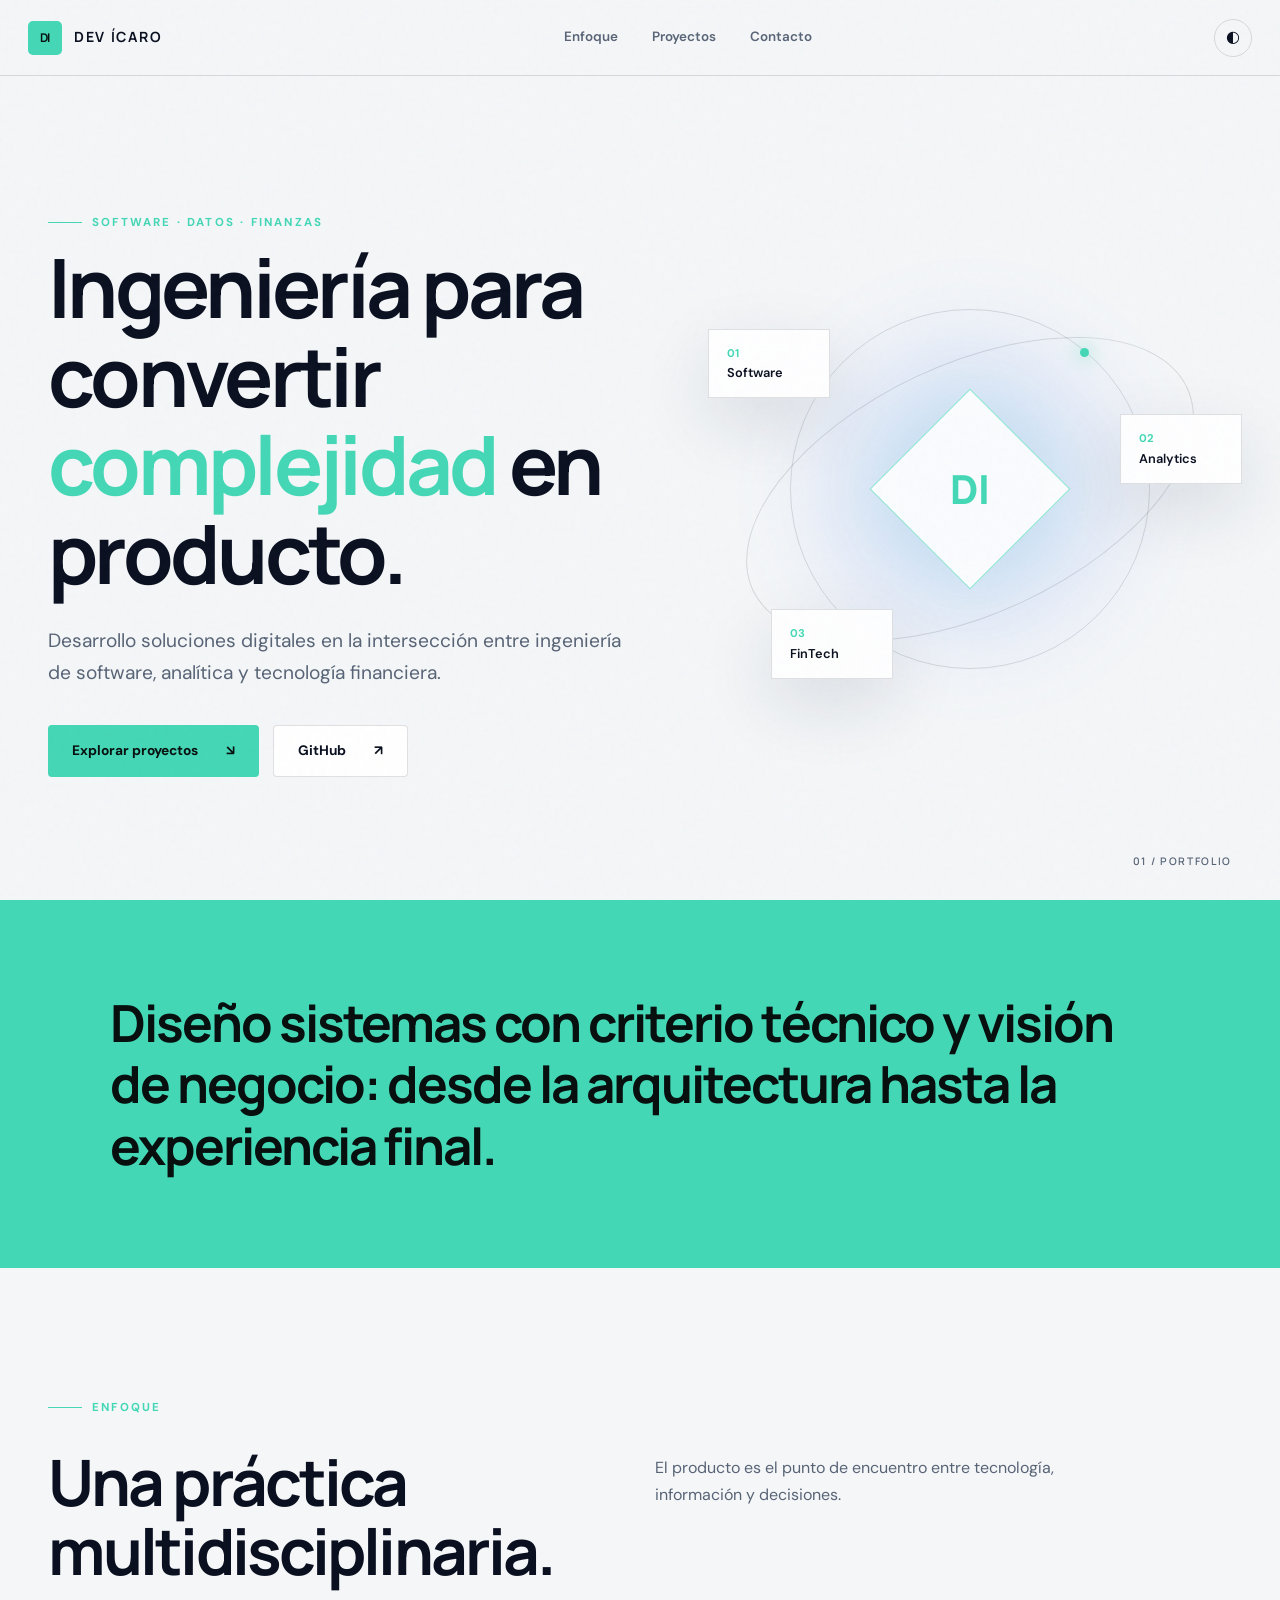
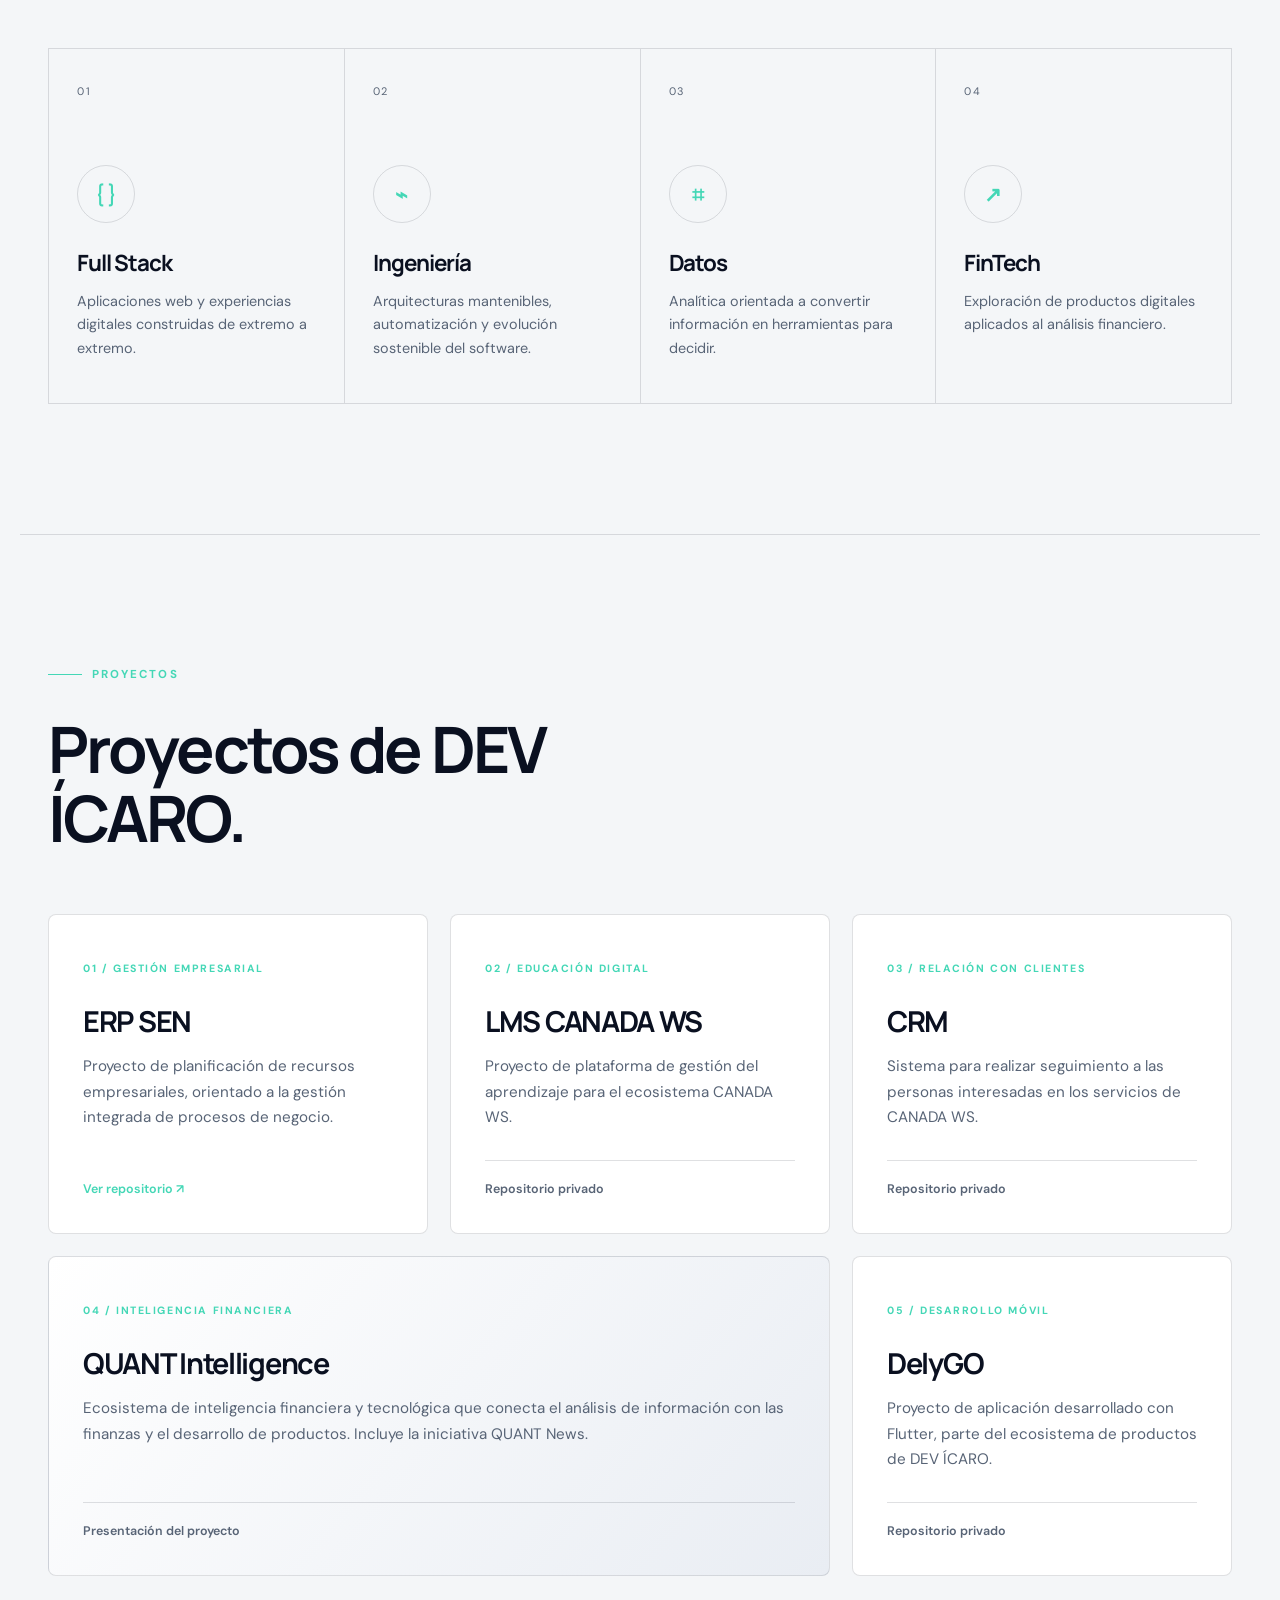
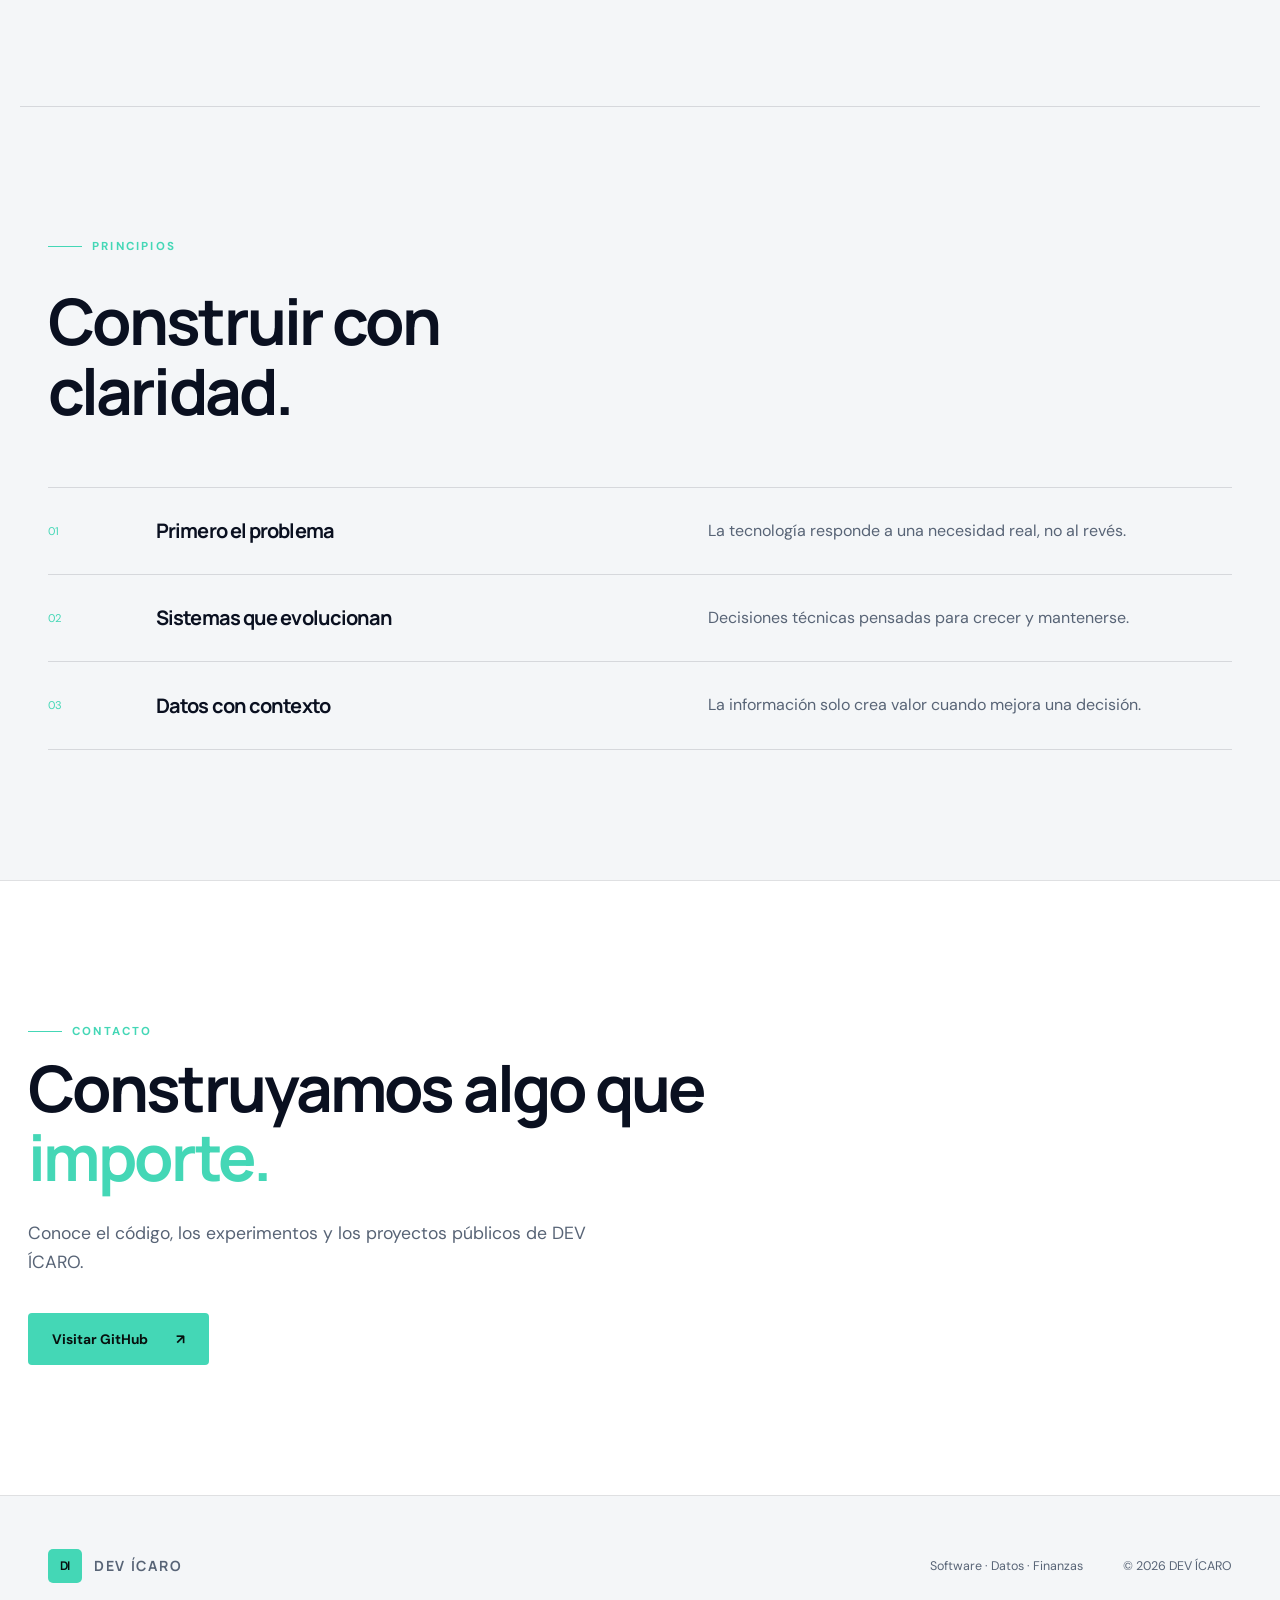
<file: index.html>
<!doctype html>
<html lang="es">
<head>
  <meta charset="utf-8">
  <meta name="viewport" content="width=device-width, initial-scale=1">
  <meta name="description" content="DEV ÍCARO: desarrollo Full Stack, ingeniería de software, analítica y tecnología financiera.">
  <meta name="theme-color" content="#070b14">
  <title>DEV ÍCARO — Software, datos y finanzas</title>
  <link rel="preconnect" href="https://fonts.googleapis.com">
  <link rel="preconnect" href="https://fonts.gstatic.com" crossorigin>
  <link href="https://fonts.googleapis.com/css2?family=DM+Sans:wght@400;500;600;700&family=Manrope:wght@500;600;700;800&display=swap" rel="stylesheet">
  <link rel="stylesheet" href="styles.css">
</head>
<body>
  <div class="noise" aria-hidden="true"></div>
  <header class="site-header">
    <a class="brand" href="#inicio" aria-label="DEV ÍCARO, inicio">
      <span class="brand-mark">DI</span>
      <span>DEV ÍCARO</span>
    </a>
    <nav aria-label="Navegación principal">
      <a href="#enfoque">Enfoque</a>
      <a href="#proyectos">Proyectos</a>
      <a href="#contacto">Contacto</a>
    </nav>
    <button class="theme-toggle" type="button" aria-label="Cambiar tema" title="Cambiar tema">
      <span aria-hidden="true">◐</span>
    </button>
  </header>

  <main>
    <section class="hero" id="inicio">
      <div class="hero-copy reveal">
        <p class="eyebrow"><span></span> Software · Datos · Finanzas</p>
        <h1>Ingeniería para convertir <em>complejidad</em> en producto.</h1>
        <p class="hero-lead">Desarrollo soluciones digitales en la intersección entre ingeniería de software, analítica y tecnología financiera.</p>
        <div class="hero-actions">
          <a class="button primary" href="#proyectos">Explorar proyectos <span>↘</span></a>
          <a class="button secondary" href="https://github.com/joseortiz1080" target="_blank" rel="noreferrer">GitHub <span>↗</span></a>
        </div>
      </div>
      <div class="hero-visual reveal" aria-label="Visualización abstracta de datos y sistemas">
        <div class="orbit orbit-one"></div>
        <div class="orbit orbit-two"></div>
        <div class="visual-core"><span>DI</span></div>
        <div class="data-card card-one"><b>01</b><span>Software</span></div>
        <div class="data-card card-two"><b>02</b><span>Analytics</span></div>
        <div class="data-card card-three"><b>03</b><span>FinTech</span></div>
      </div>
      <div class="hero-index">01 / PORTFOLIO</div>
    </section>

    <section class="statement reveal" aria-label="Propuesta de valor">
      <p>Diseño sistemas con criterio técnico y visión de negocio: desde la arquitectura hasta la experiencia final.</p>
    </section>

    <section class="focus section" id="enfoque">
      <div class="section-heading reveal">
        <p class="eyebrow"><span></span> Enfoque</p>
        <h2>Una práctica multidisciplinaria.</h2>
        <p>El producto es el punto de encuentro entre tecnología, información y decisiones.</p>
      </div>
      <div class="focus-grid">
        <article class="focus-card reveal">
          <span class="number">01</span>
          <div class="card-icon">{ }</div>
          <h3>Full Stack</h3>
          <p>Aplicaciones web y experiencias digitales construidas de extremo a extremo.</p>
        </article>
        <article class="focus-card reveal">
          <span class="number">02</span>
          <div class="card-icon">⌁</div>
          <h3>Ingeniería</h3>
          <p>Arquitecturas mantenibles, automatización y evolución sostenible del software.</p>
        </article>
        <article class="focus-card reveal">
          <span class="number">03</span>
          <div class="card-icon">⌗</div>
          <h3>Datos</h3>
          <p>Analítica orientada a convertir información en herramientas para decidir.</p>
        </article>
        <article class="focus-card reveal">
          <span class="number">04</span>
          <div class="card-icon">↗</div>
          <h3>FinTech</h3>
          <p>Exploración de productos digitales aplicados al análisis financiero.</p>
        </article>
      </div>
    </section>

    <section class="projects section" id="proyectos">
      <div class="section-heading reveal">
        <p class="eyebrow"><span></span> Proyectos</p>
        <h2>Proyectos de DEV ÍCARO.</h2>
      </div>
      <div class="product-grid">
        <article class="product-card"><p class="project-label">01 / Gestión empresarial</p><h3>ERP SEN</h3><p>Proyecto de planificación de recursos empresariales, orientado a la gestión integrada de procesos de negocio.</p><a href="https://github.com/joseortiz1080/erp_sen" target="_blank" rel="noreferrer">Ver repositorio ↗</a></article>
        <article class="product-card"><p class="project-label">02 / Educación digital</p><h3>LMS CANADA WS</h3><p>Proyecto de plataforma de gestión del aprendizaje para el ecosistema CANADA WS.</p><span class="product-status">Repositorio privado</span></article>
        <article class="product-card"><p class="project-label">03 / Relación con clientes</p><h3>CRM</h3><p>Sistema para realizar seguimiento a las personas interesadas en los servicios de CANADA WS.</p><span class="product-status">Repositorio privado</span></article>
        <article class="product-card product-quant"><p class="project-label">04 / Inteligencia financiera</p><h3>QUANT Intelligence</h3><p>Ecosistema de inteligencia financiera y tecnológica que conecta el análisis de información con las finanzas y el desarrollo de productos. Incluye la iniciativa QUANT News.</p><span class="product-status">Presentación del proyecto</span></article>
        <article class="product-card"><p class="project-label">05 / Desarrollo móvil</p><h3>DelyGO</h3><p>Proyecto de aplicación desarrollado con Flutter, parte del ecosistema de productos de DEV ÍCARO.</p><span class="product-status">Repositorio privado</span></article>
      </div>
    </section>

    <section class="principles section">
      <div class="section-heading reveal">
        <p class="eyebrow"><span></span> Principios</p>
        <h2>Construir con claridad.</h2>
      </div>
      <div class="principles-list">
        <div class="principle reveal"><span>01</span><h3>Primero el problema</h3><p>La tecnología responde a una necesidad real, no al revés.</p></div>
        <div class="principle reveal"><span>02</span><h3>Sistemas que evolucionan</h3><p>Decisiones técnicas pensadas para crecer y mantenerse.</p></div>
        <div class="principle reveal"><span>03</span><h3>Datos con contexto</h3><p>La información solo crea valor cuando mejora una decisión.</p></div>
      </div>
    </section>

    <section class="contact section reveal" id="contacto">
      <p class="eyebrow"><span></span> Contacto</p>
      <h2>Construyamos algo que <em>importe.</em></h2>
      <p>Conoce el código, los experimentos y los proyectos públicos de DEV ÍCARO.</p>
      <a class="button primary" href="https://github.com/joseortiz1080" target="_blank" rel="noreferrer">Visitar GitHub <span>↗</span></a>
    </section>
  </main>

  <footer>
    <a class="brand" href="#inicio"><span class="brand-mark">DI</span><span>DEV ÍCARO</span></a>
    <p>Software · Datos · Finanzas</p>
    <p>© <span id="year"></span> DEV ÍCARO</p>
  </footer>
  <script src="script.js"></script>
</body>
</html>
</file>
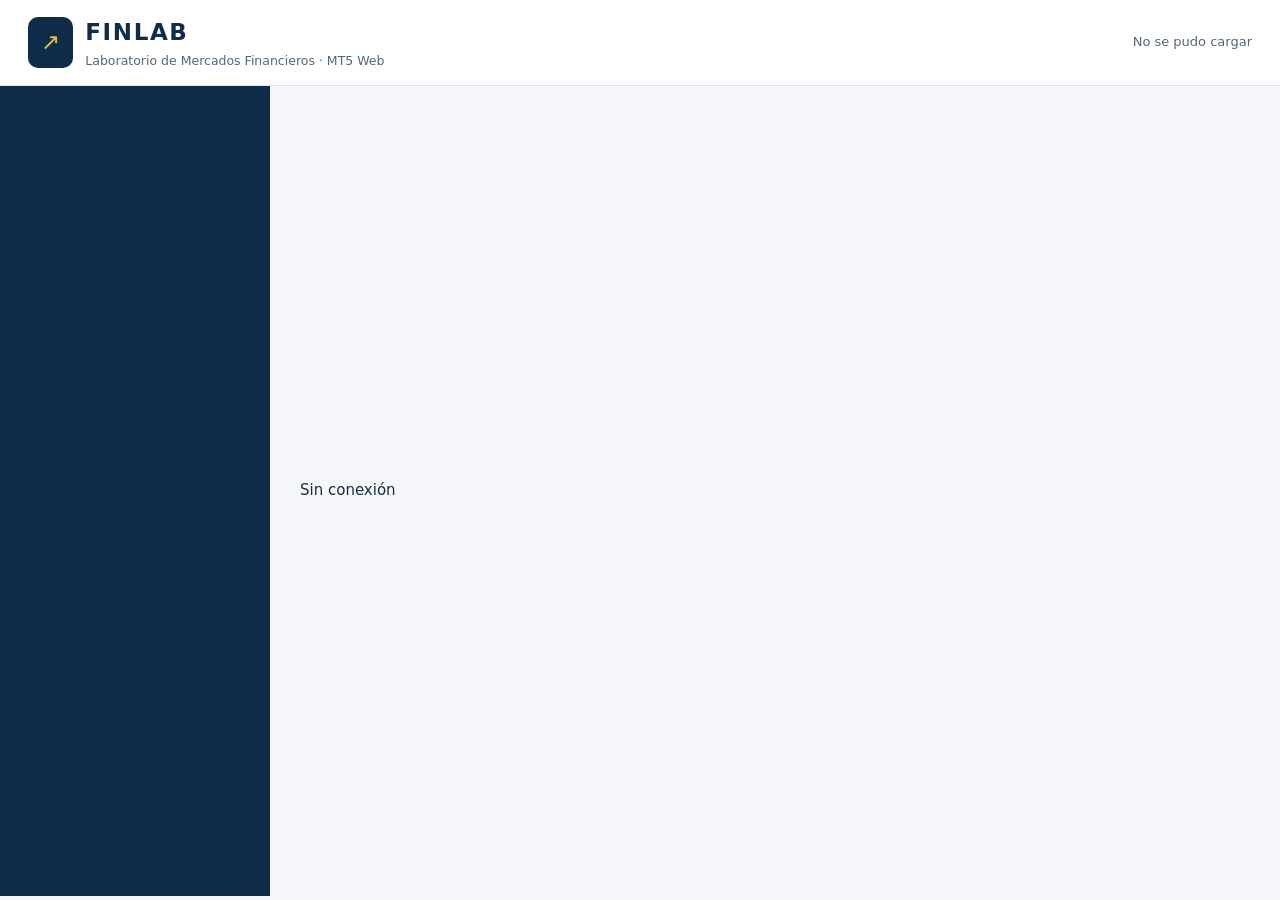
<file: finlab/index.html>
<!doctype html><html lang="es"><head><meta charset="utf-8"><meta name="viewport" content="width=device-width,initial-scale=1"><title>FINLAB | MT5 Web</title><style>
:root{--navy:#102c4b;--blue:#1765a7;--gold:#e7ba47;--bg:#f4f6f9;--muted:#53667b;--line:#dbe3ec;--ink:#192d43}*{box-sizing:border-box}body{margin:0;background:var(--bg);color:var(--ink);font:15px/1.55 system-ui,-apple-system,sans-serif}button,input,textarea,select{font:inherit}button,a{touch-action:manipulation}button{cursor:pointer;border:1px solid var(--line);background:white;color:var(--navy);padding:10px 15px;border-radius:9px;font-weight:650}button.primary{background:var(--navy);color:white;border-color:var(--navy)}button:disabled{opacity:.45;cursor:not-allowed}a{color:var(--blue)}button:hover:not(:disabled){filter:brightness(.96)}header{background:white;border-bottom:1px solid var(--line);padding:15px 28px;display:flex;align-items:center;justify-content:space-between;gap:12px;position:sticky;top:0;z-index:10}header b{font-size:23px;letter-spacing:.07em;color:var(--navy)}header small{display:block;color:var(--muted)}.brand{display:flex;gap:12px;align-items:center}.mark{background:var(--navy);color:var(--gold);font-size:23px;padding:8px 13px;border-radius:10px}.shell{display:grid;grid-template-columns:270px minmax(0,1fr);min-height:90vh}aside{background:var(--navy);color:white;padding:20px 14px}aside button{display:block;width:100%;text-align:left;background:transparent;border:0;color:#e4edf7;padding:9px 10px;font-size:13px}aside button.active{background:#2a4a69;color:white}aside h4{font-size:11px;letter-spacing:.12em;color:#a9bed4;margin:20px 10px 8px}main{max-width:1050px;width:100%;margin:auto;padding:30px}h1,h2,h3{line-height:1.23;color:var(--navy)}h1{font-size:clamp(25px,4vw,36px);margin:5px 0 12px}h2{font-size:21px;margin:0 0 12px}h3{font-size:16px}.eyebrow{font-size:11px;letter-spacing:.13em;text-transform:uppercase;font-weight:750;color:var(--blue)}.panel{background:white;border:1px solid var(--line);border-radius:13px;padding:23px;margin:15px 0}.muted{color:var(--muted);font-size:13px}.stats,.sessions{display:grid;grid-template-columns:repeat(3,1fr);gap:12px}.stat{background:white;border:1px solid var(--line);border-radius:12px;padding:19px}.stat strong{font-size:29px;display:block;color:var(--navy)}.bar{height:8px;border-radius:6px;background:#dce5ee;overflow:hidden;margin:10px 0}.bar i{display:block;height:100%;background:#21866d}.line{display:flex;align-items:center;gap:10px;flex-wrap:wrap}.line.between{justify-content:space-between}.notice{background:#fff8e4;border-left:4px solid var(--gold);padding:13px 15px;border-radius:5px;margin:12px 0}.ok{color:#21755f}.err{color:#a32a32}label.field{display:block;margin:15px 0;font-weight:650}input[type=text],textarea,select{width:100%;border:1px solid #bfcddb;border-radius:8px;padding:11px;background:#fcfdff;color:var(--ink);margin-top:5px}textarea{min-height:92px;resize:vertical}textarea.big{min-height:175px}.check{display:flex;gap:10px;align-items:flex-start;margin:10px 0}.check input{margin-top:5px;accent-color:var(--blue)}.evidence{display:grid;grid-template-columns:repeat(auto-fill,minmax(180px,1fr));gap:10px}.photo{border:1px solid var(--line);border-radius:10px;padding:9px;overflow:hidden}.photo img{width:100%;height:120px;object-fit:contain;background:#f0f3f7}.photo input{font-size:12px}.photo button{font-size:12px;padding:6px}.footer-actions{display:flex;gap:10px;flex-wrap:wrap;margin-top:20px}.pill{background:#edf3fa;padding:4px 9px;border-radius:20px;color:var(--blue);font-size:12px;font-weight:700}.manual{background:#fff;padding:30px;max-width:820px;margin:auto;overflow-wrap:anywhere}.manual h1,.manual h2,.manual h3{color:#102c4b}.manual p{white-space:pre-wrap}.manual img{display:block;max-width:100%;max-height:420px;object-fit:contain;margin:12px auto 0}.manual figure{margin:20px 0;break-inside:avoid}.manual figcaption{font-size:11px;text-align:center;color:#475569}.manual .cover{min-height:500px;text-align:center;display:flex;flex-direction:column;justify-content:center;gap:20px}.manual .chapter{margin-top:30px}.manual .entry{margin:20px 0}.manual .toc{line-height:2}.hidden{display:none!important}#printArea{display:none}#saveState{white-space:nowrap}.mobile{display:none} @media(max-width:800px){header{padding:12px 15px}.shell{grid-template-columns:1fr}aside{display:none}aside.open{display:block}.mobile{display:inline-block}main{padding:17px}.stats,.sessions{grid-template-columns:1fr}.panel{padding:17px}.manual{padding:12px}header small{display:none}}@media print{@page{size:Letter;margin:2cm}body{background:white;color:black}header,.shell{display:none!important}#printArea{display:block!important}.manual{max-width:none;padding:0;font:11pt/1.5 Arial,sans-serif}.manual .cover{min-height:80vh;break-after:page}.manual .toc{break-after:page}.manual .chapter{break-before:page}.manual h2,.manual h3{break-after:avoid}.manual img{max-height:15cm}.manual p{orphans:3;widows:3}.manual figure{break-inside:avoid}}
</style></head><body><header><div class="brand"><button class="mobile" id="menu" aria-label="Menú">☰</button><div class="mark">↗</div><div><b>FINLAB</b><small>Laboratorio de Mercados Financieros · MT5 Web</small></div></div><span class="muted" id="saveState" role="status">Iniciando…</span></header><div class="shell"><aside id="nav"></aside><main id="main"></main></div><div id="printArea"></div><input id="restoreFile" type="file" accept="application/json,.json" hidden><script>
'use strict';
const LINK='https://web.metatrader.app/terminal?lang=es&mode=demo', OFFICIAL='https://www.metatrader5.com/es/trading-platform/web-trading';
const chapters=['Introducción','Requisitos técnicos y acceso a la plataforma','Reconocimiento de la interfaz','Configuración inicial','Instrumentos financieros','Análisis gráfico e indicadores técnicos','Operaciones con cuenta demo','Gestión básica del riesgo','Seguimiento e historial de operaciones','Solución de problemas frecuentes','Glosario de términos','Referencias bibliográficas y anexos'];
const sessions=['Acceso y reconocimiento','Análisis y operaciones','Consolidación y entrega'];
// [sesión, capítulo, título, minutos, objetivo, pasos, preguntas, indicación de redacción, evidencia]
const data=[
[1,1,'Investiga qué es MetaTrader 5',20,'Comprender la plataforma y el alcance del manual.',['Crea tu perfil y lee el alcance del proyecto.','Consulta la página oficial de MetaTrader 5.','Distingue versión web, escritorio y cuenta demo.','Registra el enlace y redacta con tus palabras.'],['¿Qué es MT5 y para qué sirve?','¿Qué instrumentos se pueden consultar o negociar y de qué depende su disponibilidad?','¿En qué se diferencian MT5 Web, escritorio, cuenta demo y real?'],'Redacta la introducción: objetivo, público, alcance, utilidad y limitaciones. Incluye fuentes consultadas.',false],
[1,2,'Ingresa al terminal web',40,'Acceder y distinguir el modo de prueba de una cuenta demo operativa.',['Abre el enlace oficial desde tu navegador.','Identifica si puedes entrar sin cuenta o conectar una cuenta demo.','Comprueba si aparecen opciones de servidor y autenticación; no compartas credenciales.','Registra el tipo de entorno y si admite operaciones simuladas. No abras cuenta real.'],['¿Qué navegador y dirección utilizaste?','¿Qué opciones aparecen y cuál seleccionaste?','¿Tu entorno es modo de prueba o cuenta demo operativa? ¿Cómo lo comprobaste?'],'Escribe requisitos, URL, pasos reales de acceso, resultado esperado y restricciones. Si se necesita otro servidor, consulta al docente.',true],
[1,2,'Aprende a documentar un procedimiento',45,'Convertir las observaciones en instrucciones reproducibles.',['Repite el procedimiento de acceso siguiendo tus propias instrucciones.','Identifica controles por su nombre real.','Numera los pasos y registra resultados.','Revisa que cada captura tenga título y que no muestre datos privados.'],['¿Qué requisitos previos necesita el lector?','¿Qué pasos fueron ambiguos al repetir el procedimiento? ¿Cómo los corregiste?'],'Añade un procedimiento completo: objetivo, requisitos, pasos numerados, resultado, observaciones, estado de verificación y fuente.',false],
[1,3,'Reconoce la interfaz',65,'Identificar los componentes visibles y sus funciones.',['Explora observación del mercado y símbolos.','Ubica gráfico, herramientas, información de cuenta y panel de operaciones si aparecen.','Localiza historial y configuración, si existen.','Registra nombre, ubicación y uso de cada componente visible.'],['¿Dónde se consultan instrumentos y cotizaciones?','¿Qué paneles y herramientas observaste?','¿Qué componentes no encontraste o no están disponibles?'],'Describe cada componente: nombre, ubicación, función, acceso y limitación. Adjunta capturas identificadas.',true],
[1,4,'Realiza la configuración inicial',55,'Modificar y documentar el espacio de trabajo.',['Selecciona un instrumento disponible.','Cambia temporalidad y tipo de gráfico.','Prueba zoom y consulta de cotizaciones.','Registra las preferencias disponibles y revisa los capítulos 1–4.'],['¿Qué instrumento seleccionaste y cómo?','¿Qué cambios de visualización pudiste hacer?','¿Qué configuración no pudiste comprobar y por qué?'],'Redacta procedimientos de configuración con pasos, resultado y capturas. Indica qué quedó pendiente.',true],
[2,5,'Explora los instrumentos financieros',30,'Interpretar símbolos, clases de instrumentos y precios.',['Consulta tres símbolos disponibles.','Identifica qué activo o contrato representa cada uno; no supongas que es propiedad directa.','Localiza Bid y Ask y registra valores observados.','Explica el spread y verifica el origen de los datos.'],['¿Qué tres símbolos encontraste y qué representan?','¿Cuáles son Bid y Ask en un ejemplo observado?','¿Qué es el spread y cómo se calcula en ese ejemplo?'],'Describe cómo buscar, seleccionar y consultar los instrumentos; incluye una comparación de los tres.',true],
[2,6,'Aprende a utilizar los gráficos',45,'Configurar gráficos y temporalidades.',['Selecciona un símbolo.','Prueba línea, barras y velas si están disponibles.','Compara dos temporalidades (por ejemplo M15 y H1).','Usa zoom y navegación y registra los resultados.'],['¿Qué diferencia hay entre línea, barras y velas?','¿Qué representa M15, H1 y D1?','¿Qué cambios verificaste y dónde se hacen?'],'Redacta el procedimiento de cambio de gráfico y temporalidad con ejemplos y capturas.',true],
[2,6,'Interpreta velas e indicadores',45,'Comprender OHLC y una media móvil.',['Identifica una vela alcista y otra bajista.','Localiza apertura, máximo, mínimo y cierre en la interfaz.','Agrega una media móvil si está disponible.','Registra su configuración y explica sus límites.'],['¿Cómo distingues vela alcista y bajista?','¿Qué significan los cuatro valores OHLC?','¿Qué representa la media móvil? ¿Pudiste aplicarla?'],'Explica la lectura de velas y el procedimiento de incorporación del indicador. No atribuyas capacidad predictiva garantizada.',true],
[2,7,'Aprende las operaciones simuladas',60,'Comprender órdenes, volumen y ejecución en una cuenta demo autorizada.',['Confirma que la cuenta es demo antes de actuar.','Explora la ventana de orden: símbolo, volumen, Buy y Sell, si está disponible.','Solo si el entorno permite operar, ejecuta y cierra compra y venta simuladas.','Explora órdenes pendientes y registra limitaciones; no uses fondos reales.'],['¿Qué diferencias hay entre orden de mercado y pendiente?','¿Qué significan lote, margen, apalancamiento y spread?','¿Qué operación simulada ejecutaste y cerraste, o qué restricción comprobaste?'],'Escribe pasos de apertura y cierre, parámetros, resultados y estados verificados. Si no hay negociación, separa teoría de práctica pendiente.',true],
[2,8,'Comprende la gestión del riesgo',45,'Interpretar Stop Loss y Take Profit sin operar con dinero real.',['Investiga Stop Loss y Take Profit.','Para un ejemplo conceptual con entrada 100, calcula SL y TP para compra y venta.','Si el entorno demo lo permite, configura o modifica estos parámetros.','Registra qué controles comprobaste y revisa capítulos 5–8.'],['¿En qué se diferencian Stop Loss y Take Profit?','Con entrada 100, riesgo 2 y objetivo 4, ¿qué niveles corresponden a compra y venta?','¿Cómo se configuran o qué restricción observaste?'],'Documenta el procedimiento o la restricción; explica deslizamiento y que SL no garantiza precio exacto de ejecución.',true],
[3,9,'Consulta los resultados',35,'Interpretar información de cuenta e historial.',['Busca balance, patrimonio, margen y margen libre.','Identifica posiciones, órdenes e historial, si están disponibles.','Registra resultados simulados y explica sus diferencias.','Señala funciones no comprobadas.'],['¿Qué diferencia hay entre balance y patrimonio?','¿Qué significan margen utilizado, margen libre y nivel de margen?','¿Qué información pudiste consultar en posiciones o historial?'],'Redacta instrucciones de seguimiento e interpretación de resultados; incorpora evidencia y restricciones.',true],
[3,9,'Realiza un ejercicio integral',50,'Reproducir los procedimientos aprendidos en un caso completo.',['Accede y verifica el entorno demo.','Selecciona símbolo, velas, temporalidad e indicador.','Solo si es demo operativa, abre, configura SL/TP y cierra una posición; consulta historial.','Registra los pasos ejecutados, resultados y puntos pendientes.'],['¿Qué símbolo, temporalidad e indicador utilizaste?','¿Qué pasos ejecutaste y cuál fue el resultado?','¿Qué problemas encontraste y qué acciones no pudieron comprobarse?'],'Escribe un caso integral reproducible desde el acceso hasta el resultado; diferencia claramente teoría y práctica.',true],
[3,10,'Documenta problemas frecuentes',25,'Construir una guía de solución de problemas.',['Revisa dificultades de acceso, conexión y símbolos.','Investiga problemas de datos, indicadores y órdenes.','Contrasta posibles causas con fuentes o experiencia.','Diferencia causas verificadas de hipótesis.'],['¿Qué tres dificultades detectaste o investigaste?','¿Cuáles son sus posibles causas y soluciones?','¿Qué soluciones comprobaste personalmente y cuáles no?'],'Crea una lista de problemas con causa, solución paso a paso, fuente y estado de verificación.',false],
[3,11,'Construye el glosario',30,'Definir al menos 25 términos técnicos.',['Selecciona 25 términos usados en el manual.','Consulta fuentes confiables.','Escribe cada término, definición y aplicación.','Comprueba consistencia con el resto del texto.'],['¿Qué fuentes utilizaste para el glosario?','¿Qué términos consideras más importantes para un principiante y por qué?'],'Escribe al menos 25 entradas, una por línea, con el formato Término — definición — aplicación en MT5.',false],
[3,12,'Organiza referencias bibliográficas',25,'Registrar referencias reales en APA 7.',['Recupera las fuentes consultadas durante las sesiones.','Verifica autor corporativo, título, fecha si existe y URL.','Aplica APA 7 sin inventar fechas.','Comprueba que los enlaces correspondan a la versión web.'],['¿Qué fuentes oficiales consultaste?','¿Cómo verificaste que corresponden a la versión web?'],'Incluye las referencias bibliográficas completas (una por línea) y los anexos que correspondan.',false],
[3,12,'Realiza el control de calidad',35,'Revisar la reproducibilidad y exactitud técnica.',['Repite un procedimiento siguiendo exclusivamente tu texto.','Revisa capítulos, capturas, figuras, fuentes y restricciones.','Corrige pasos ambiguos y errores conceptuales.','Comprueba que no hayas incluido credenciales, datos sensibles o afirmaciones no verificadas.'],['¿Qué procedimiento repetiste y cuál fue el resultado?','¿Qué errores encontraste y corregiste?','¿Qué limitaciones o pendientes siguen existiendo?'],'Redacta el registro de pruebas, correcciones y limitaciones del manual.',false],
[3,12,'Prepara la entrega final',25,'Consolidar el manual Word/PDF y dejar constancia de la revisión.',['Abre la vista previa del manual y revisa portada, índice y los 12 capítulos.','Confirma que las figuras tienen títulos y que las fuentes están registradas.','Revisa los datos de autora y docente.','Finaliza la actividad y descarga Word; utiliza Imprimir/Guardar como PDF para la segunda versión.'],['¿Qué revisión final realizaste?','¿Qué limitaciones debe conocer el lector?'],'Escribe una breve declaración de alcance y cierre del trabajo, con pendientes si existen.',false]
];
const fresh=()=>({version:1,profile:{name:'',teacher:'',campus:'Villavicencio',year:'2026'},items:data.map(a=>({answers:a[6].map(()=>''),draft:'',checks:a[5].map(()=>false),images:[],status:'',note:'',done:false}))});let state=fresh(),page='home',db,saveTimer,dirty=false;const $=id=>document.getElementById(id);const esc=s=>String(s??'').replace(/[&<>"']/g,c=>({'&':'&amp;','<':'&lt;','>':'&gt;','"':'&quot;',"'":'&#39;'}[c]));const txt=s=>String(s||'').trim();
function openDB(){return new Promise((resolve,reject)=>{let r=indexedDB.open('finlab-mt5-v1',1);r.onupgradeneeded=()=>r.result.createObjectStore('progress');r.onsuccess=()=>resolve(r.result);r.onerror=()=>reject(r.error)})}function getDB(){return new Promise((resolve,reject)=>{let r=db.transaction('progress').objectStore('progress').get('student');r.onsuccess=()=>resolve(r.result);r.onerror=()=>reject(r.error)})}function save(){clearTimeout(saveTimer);dirty=true;$('saveState').textContent='Guardando…';saveTimer=setTimeout(saveNow,250)}async function saveNow(){clearTimeout(saveTimer);try{if(!db)throw Error('Sin almacenamiento local');await new Promise((resolve,reject)=>{let t=db.transaction('progress','readwrite');t.objectStore('progress').put(state,'student');t.oncomplete=resolve;t.onerror=()=>reject(t.error);t.onabort=()=>reject(t.error)});dirty=false;$('saveState').textContent='Guardado local'}catch(e){$('saveState').textContent='No guardado · exporta respaldo';console.error(e)}}window.addEventListener('beforeunload',e=>{if(dirty){e.preventDefault();e.returnValue=''}});
function valid(i){let a=data[i],r=state.items[i],e=[];if(r.answers.some(x=>txt(x).length<15))e.push('Responde cada pregunta (mín. 15 caracteres).');if(txt(r.draft).length<60)e.push('Redacta el apartado del manual (mín. 60 caracteres).');if(i===13&&r.draft.split('\n').filter(x=>txt(x).length>5).length<25)e.push('Incluye 25 entradas del glosario, una por línea.');if(!r.checks.every(Boolean))e.push('Confirma todos los pasos, o registra lo que no fue posible.');if(!r.status)e.push('Selecciona el estado de verificación.');if(r.status&&r.status!=='Verificado'&&txt(r.note).length<15)e.push('Explica la restricción o la verificación pendiente.');if(a[8]&&!r.images.length&&!(r.status&&r.status!=='Verificado'&&txt(r.note).length>=15))e.push('Adjunta al menos una captura propia o documenta la restricción.');if(r.images.some(x=>!txt(x.title)))e.push('Asigna un título a cada captura.');return e}const done=i=>state.items[i].done&&!valid(i).length;const count=()=>data.filter((_,i)=>done(i)).length;const started=i=>{let r=state.items[i];return r.checks.some(Boolean)||r.answers.some(x=>txt(x).length>0)||txt(r.draft).length>0||r.images.length>0||!!r.status||txt(r.note).length>0};const startedCount=()=>data.filter((_,i)=>started(i)).length;const unlocked=i=>true;const profileOK=()=>txt(state.profile.name)&&txt(state.profile.teacher);function invalidate(i){state.items[i].done=false;save();updateNav();updateStatus(i)}function go(p){page=p;render();window.scrollTo(0,0);$('nav').classList.remove('open')}
function updateNav(){let n=`<button data-go="home" class="${page==='home'?'active':''}">⌂ Inicio y perfil</button><button data-go="manual" class="${page==='manual'?'active':''}">▤ Mi manual / exportar</button>`;for(let s=1;s<=3;s++){n+=`<h4>SESIÓN ${s} · 4 HORAS</h4>`;data.forEach((a,i)=>{if(a[0]===s)n+=`<button data-go="${i}"  class="${page===i?'active':''}">${done(i)?'✓':started(i)?'◐':unlocked(i)?'○':'·'} ${i+1}. ${esc(a[2])}</button>`})}$('nav').innerHTML=n;$('nav').querySelectorAll('[data-go]').forEach(b=>b.onclick=()=>go(/^\d+$/.test(b.dataset.go)?+b.dataset.go:b.dataset.go))}
function render(){updateNav();if(page==='home')home();else if(page==='manual')manualPage();else if(page==='backup')backupPage();else activity(page)}
function home(){let n=count(),startedTotal=startedCount();$('main').innerHTML=`<div class="eyebrow">Administración Financiera · UNIMINUTO</div><h1>Guía para construir tu manual de MT5 Web</h1><p>Aprende desde cero, responde con tus palabras, comprueba cada paso y genera tu propio documento académico.</p><div class="stats"><div class="stat"><span class="muted">Duración total</span><strong>12 h</strong>3 sesiones</div><div class="stat"><span class="muted">Actividades validadas</span><strong>${n}/17</strong>Validación de requisitos</div><div class="stat"><span class="muted">Actividades con trabajo</span><strong>${startedTotal}/17</strong>${Math.round(startedTotal/17*100)}% iniciadas<div class="bar"><i style="width:${startedTotal/17*100}%"></i></div></div></div><div class="panel"><h2>Antes de comenzar</h2><p>Necesitas un computador, navegador actualizado, conexión a internet y cuenta gratuita de ChatGPT opcional. Guarda tus capturas originales aparte.</p><div class="notice">No utilices dinero real. El modo de prueba público puede no permitir operaciones. Consulta al docente si necesitas una cuenta demo operativa. Nunca adjuntes credenciales ni datos privados.</div><label class="field">Nombre de la autora *<input type="text" id="name" value="${esc(state.profile.name)}" placeholder="Nombre completo"></label><label class="field">Docente supervisor *<input type="text" id="teacher" value="${esc(state.profile.teacher)}" placeholder="Nombre del docente"></label><div class="line"><label class="field" style="flex:1">Centro universitario<input type="text" id="campus" value="${esc(state.profile.campus)}"></label><label class="field" style="flex:1">Año<input type="text" id="year" value="${esc(state.profile.year)}"></label></div><button class="primary" id="start" ${profileOK()?'':'disabled'}> ${n?'Continuar proyecto':'Comenzar sesión 1'} →</button><p class="muted">Escribe y pulsa Guardar en cada campo. No cierres la página antes de recibir la confirmación.</p></div><div class="panel"><h2>Ruta de aprendizaje</h2>${sessions.map((s,j)=>{let indices=data.map((a,i)=>a[0]===j+1?i:-1).filter(i=>i>=0),c=indices.filter(done).length,startedSession=indices.filter(started).length;return `<div class="panel"><div class="line between"><strong>Sesión ${j+1} · ${esc(s)}</strong><span class="pill">${startedSession}/${indices.length} iniciadas · ${c} validadas</span></div><p class="muted">4 horas · incluye descanso de 15 minutos</p><div class="bar"><i style="width:${startedSession/indices.length*100}%"></i></div></div>`}).join('')}<p><a href="${OFFICIAL}" target="_blank" rel="noopener">Documentación oficial de MT5 Web</a></p></div>`;['name','teacher','campus','year'].forEach(k=>$(k).oninput=e=>{state.profile[k]=e.target.value;save();updateNav();$('start').disabled=!profileOK()});$('start').onclick=()=>go(data.findIndex((_,i)=>!done(i))<0?'manual':data.findIndex((_,i)=>!done(i)))}
function tutorPrompt(a,i){return ['Actúa como tutor académico de MetaTrader 5 Web. Ayúdame a comprender y desarrollar esta actividad, sin hacer el trabajo por mí.','Actividad '+(i+1)+': '+a[2], 'Objetivo: '+a[4], 'Pasos de la actividad:\n'+a[5].map((x,j)=>(j+1)+'. '+x).join('\n'), 'Preguntas que debo responder:\n'+a[6].map((x,j)=>(j+1)+'. '+x).join('\n'), 'Apartado del manual que debo redactar: '+a[7], 'Explícame los conceptos con claridad y ejemplos sencillos. Hazme una pregunta a la vez para comprobar mi comprensión y ayúdame a mejorar mis propias respuestas. Indica cómo contrastar la información con documentación oficial; no inventes funciones, pantallas, pasos ni fuentes. Distingue el modo de prueba de una cuenta demo operativa, y no solicites credenciales ni datos privados. Al final, ayúdame a revisar un texto escrito por mí sin sustituir mi experiencia ni presentar como realizadas acciones que no comprobé.'].join('\n\n')}
function activity(i){let a=data[i],r=state.items[i];$('main').innerHTML=`<div class="eyebrow">Sesión ${a[0]} · Actividad ${i+1} de 17 · ${a[3]} min · Capítulo ${a[1]}</div><h1>${esc(a[2])}</h1><p>${esc(a[4])}</p><div class="line"><a href="${LINK}" target="_blank" rel="noopener">Abrir MT5 Web ↗</a><a href="${OFFICIAL}" target="_blank" rel="noopener">Documentación oficial ↗</a></div><div class="panel"><h2>Apóyate en ChatGPT</h2><p>Si necesitas comprender mejor esta actividad, copia la consulta y pégala en ChatGPT. Conversa con el tutor, verifica la información y vuelve a FINLAB para escribir tus respuestas y el texto de tu manual con tus propias palabras.</p><div class="line"><button id="copyTutor" type="button">Copiar consulta para ChatGPT</button><a href="https://chatgpt.com/" target="_blank" rel="noopener">Abrir ChatGPT</a></div><details><summary>Ver consulta</summary><label class="field">Consulta de esta actividad<textarea id="tutorText" readonly rows="9">${esc(tutorPrompt(a,i))}</textarea></label><p class="muted">Si el botón no copia el texto, selecciónalo y cópialo manualmente. No compartas contraseñas ni datos privados.</p></details></div><div class="panel"><h2>1. Ejecuta los pasos</h2><p class="muted">Marca cada paso después de ejecutarlo o comprobar y documentar por qué no se puede realizar.</p>${a[5].map((s,j)=>`<label class="check"><input type="checkbox" data-check="${j}" ${r.checks[j]?'checked':''}><span>${esc(s)}</span></label>`).join('')}</div><div class="panel"><h2>2. Responde con tus propias palabras</h2>${a[6].map((q,j)=>`<label class="field">${j+1}. ${esc(q)} *<textarea data-answer="${j}" placeholder="Escribe tu respuesta…">${esc(r.answers[j])}</textarea></label>`).join('')}</div><div class="panel"><h2>3. Registra evidencias</h2><p class="muted">${a[8]?'Se requiere al menos una captura propia, salvo restricción documentada.':'Capturas opcionales en esta actividad.'} Elimina u oculta datos privados antes de cargar. Máximo 6 imágenes por actividad, 10 MB por archivo; se optimizan localmente.</p><label class="field">Añadir capturas<input type="file" id="images" accept="image/png,image/jpeg,image/webp" multiple></label><div class="evidence" id="gallery"></div><label class="field">Estado de verificación *<select id="status"><option value="">Selecciona…</option>${['Verificado','Parcial / pendiente','No disponible en mi entorno'].map(s=>`<option ${r.status===s?'selected':''}>${s}</option>`).join('')}</select></label><label class="field">Observaciones / restricciones (obligatorio si no está verificado)<textarea id="note" placeholder="Qué comprobaste, qué faltó y por qué…">${esc(r.note)}</textarea></label></div><div class="panel"><h2>4. Redacta el apartado del manual *</h2><p>${esc(a[7])}</p><textarea class="big" id="draft" placeholder="Escribe el texto que se incorporará al capítulo ${a[1]}…">${esc(r.draft)}</textarea><p class="muted" id="words"></p></div><div class="panel"><h2>5. Validación de requisitos</h2><div id="validation" role="status"></div><div class="footer-actions"><button id="prev">Anterior</button><button id="saveManual" class="primary" type="button">Guardar respuesta</button><button id="finish" class="primary">Validar actividad y continuar →</button><button id="preview">Ver mi manual</button></div><p class="muted">La validación automática comprueba campos y evidencias, no garantiza exactitud académica. La revisión corresponde al docente.</p></div>`;$('copyTutor').onclick=()=>copy(tutorPrompt(a,i),'Consulta copiada. Pégala en ChatGPT.');$('main').querySelectorAll('[data-check]').forEach(e=>e.onchange=()=>{r.checks[+e.dataset.check]=e.checked;invalidate(i)});$('main').querySelectorAll('[data-answer]').forEach(e=>e.oninput=()=>{r.answers[+e.dataset.answer]=e.value;invalidate(i)});for(let k of ['note','draft','status'])$(k)[k==='status'?'onchange':'oninput']=e=>{r[k]=e.target.value;invalidate(i)};$('images').onchange=async e=>{let files=[...e.target.files];e.target.value='';for(let f of files){if(r.images.length>=6){alert('Máximo 6 capturas por actividad.');break}if(f.size>10*1024*1024){alert('Imagen superior a 10 MB: '+f.name);continue}try{r.images.push(await optimize(f));invalidate(i);if(page===i)gallery(i)}catch(err){alert('No se pudo leer '+f.name)}}};$('saveManual').onclick=()=>window.finlabGuardarRespuesta();$('prev').onclick=()=>go(i===0?'home':i-1);$('preview').onclick=()=>go('manual');$('finish').onclick=async()=>{if(valid(i).length)return;r.done=true;await saveNow();if([4,9,16].includes(i)){go('backup')}else go(i+1)};gallery(i);updateStatus(i)}
function updateStatus(i){if(page!==i||!$('validation'))return;let errs=valid(i);$('validation').innerHTML=errs.length?`<ul class="err">${errs.map(x=>`<li>${esc(x)}</li>`).join('')}</ul>`:`<p class="ok">${done(i)?'Actividad marcada como completada.':'Campos mínimos completos. Puedes validar y continuar.'}</p>`;$('finish').disabled=!!errs.length;$('words').textContent=`${txt(state.items[i].draft)?txt(state.items[i].draft).split(/\s+/).length:0} palabras redactadas`}
function gallery(i){let r=state.items[i];$('gallery').innerHTML=r.images.map((im,j)=>`<div class="photo"><img src="${im.url}" alt="${esc(im.title||'Captura')}"/><label class="muted">Título de figura *<input type="text" data-title="${j}" value="${esc(im.title)}" placeholder="Describe la captura"></label><label class="muted">Cambiar imagen<input type="file" accept="image/png,image/jpeg,image/webp" data-replace="${j}"></label><button data-remove="${j}">Eliminar</button></div>`).join('');$('gallery').querySelectorAll('[data-title]').forEach(e=>e.oninput=()=>{r.images[+e.dataset.title].title=e.value;invalidate(i)});$('gallery').querySelectorAll('[data-replace]').forEach(e=>e.onchange=async()=>{let f=e.files[0],j=+e.dataset.replace;if(!f)return;if(f.size>10*1024*1024){alert('La imagen supera 10 MB.');e.value='';return}try{let nueva=await optimize(f);nueva.title=r.images[j].title;r.images[j]=nueva;invalidate(i);gallery(i)}catch(err){alert('No se pudo cargar la imagen. La captura anterior se conserva.')}});$('gallery').querySelectorAll('[data-remove]').forEach(e=>e.onclick=()=>{if(confirm('¿Eliminar esta captura?')){r.images.splice(+e.dataset.remove,1);invalidate(i);gallery(i)}})}
function optimize(f){return new Promise((resolve,reject)=>{let url=URL.createObjectURL(f),im=new Image();im.onload=()=>{let scale=Math.min(1,1600/Math.max(im.width,im.height)),c=document.createElement('canvas');c.width=Math.max(1,Math.round(im.width*scale));c.height=Math.max(1,Math.round(im.height*scale));let ctx=c.getContext('2d');ctx.fillStyle='white';ctx.fillRect(0,0,c.width,c.height);ctx.drawImage(im,0,0,c.width,c.height);URL.revokeObjectURL(url);resolve({url:c.toDataURL('image/jpeg',.85),width:c.width,height:c.height,title:''})};im.onerror=()=>{URL.revokeObjectURL(url);reject(Error('Imagen inválida'))};im.src=url})}
async function copy(s,msg){try{await navigator.clipboard.writeText(s);alert(msg)}catch(e){window.prompt('Copia este texto:',s)}}
function download(blob,name){let url=URL.createObjectURL(blob),a=document.createElement('a');a.href=url;a.download=name;a.click();setTimeout(()=>URL.revokeObjectURL(url),1500)}
function backup(){download(new Blob([JSON.stringify(state)],{type:'application/json'}),'FINLAB_respaldo.json')}
function backupPage(){let n=count();$('main').innerHTML=`<div class="eyebrow">Persistencia y entrega</div><h1>Respaldo de tu trabajo</h1><div class="panel"><h2>${n} de 17 actividades completadas</h2><p>Descarga el archivo de respaldo al final de cada sesión. Incluye respuestas, textos y capturas optimizadas. Envíalo al docente por un canal institucional privado si te lo solicita. No lo publiques.</p><div class="line"><button class="primary" id="downloadBackup">Descargar respaldo JSON</button><button id="restore">Restaurar respaldo</button></div><p class="muted">Restaurar reemplaza el trabajo local. No existe sincronización entre dispositivos ni panel docente remoto en esta versión.</p></div><div class="panel"><h2>Continuar</h2><button class="primary" id="next">${n===17?'Ir a exportación final':'Continuar siguiente actividad'} →</button> <button id="view">Vista previa del manual</button></div>`;$('downloadBackup').onclick=backup;$('restore').onclick=()=>$('restoreFile').click();$('next').onclick=()=>{let i=data.findIndex((_,j)=>!done(j));go(i<0?'manual':profileOK()?i:'home')};$('view').onclick=()=>go('manual')}
function safeState(s){if(!s||s.version!==1||!s.profile||!Array.isArray(s.items)||s.items.length!==data.length)throw Error('Formato inválido');let out=fresh();for(let k of Object.keys(out.profile))out.profile[k]=String(s.profile[k]||'').slice(0,300);s.items.forEach((r,i)=>{if(!Array.isArray(r.answers)||r.answers.length!==data[i][6].length||!Array.isArray(r.checks)||r.checks.length!==data[i][5].length||!Array.isArray(r.images)||r.images.length>6)throw Error('Actividad inválida');out.items[i]={answers:r.answers.map(x=>String(x)),draft:String(r.draft||''),checks:r.checks.map(x=>x===true),status:['Verificado','Parcial / pendiente','No disponible en mi entorno'].includes(r.status)?r.status:'',note:String(r.note||''),done:r.done===true,images:r.images.map(im=>{if(!/^data:image\/jpeg;base64,[A-Za-z0-9+/=]+$/.test(im.url)||!(im.width>0&&im.width<=1600&&im.height>0&&im.height<=1600))throw Error('Imagen inválida');return {url:im.url,title:String(im.title||''),width:+im.width,height:+im.height}})}});return out}
$('restoreFile').onchange=async e=>{let f=e.target.files[0];e.target.value='';if(!f)return;try{let s=safeState(JSON.parse(await f.text()));if(confirm('¿Reemplazar el trabajo local por este respaldo?')){state=s;await saveNow();go('home')}}catch(err){alert('No se pudo restaurar: '+err.message)}};
function documentModel(){let p=state.profile,blocks=[{kind:'cover',lines:['CORPORACIÓN UNIVERSITARIA MINUTO DE DIOS','Programa de Administración Financiera','MANUAL DE USO DE METATRADER 5 WEB','Cuenta de demostración','Guía práctica para estudiantes de mercados de capitales',`Elaborado por: ${p.name||'[Nombre pendiente]'}`,`Docente supervisor: ${p.teacher||'[Nombre pendiente]'}`,`Centro Universitario ${p.campus||''} · ${p.year||''}`,count()===17?'Versión final para revisión docente':'BORRADOR — actividades pendientes']},{kind:'toc',lines:chapters.map((s,i)=>`${i+1}. ${s}`)}];let figure=0;chapters.forEach((name,j)=>{blocks.push({kind:'chapter',title:`${j+1}. ${name}`,entries:data.flatMap((a,i)=>{if(a[1]!==j+1)return [];let r=state.items[i];return [{title:a[2],draft:r.draft,status:r.status||'Pendiente',note:r.note,images:r.images.map(im=>({...im,caption:`Figura ${++figure}. ${im.title||'Captura sin título'}`}))}]})})});return blocks}
function manualHTML(){return `<article class="manual">${documentModel().map(b=>b.kind==='cover'?`<section class="cover"><p>${esc(b.lines[0])}<br>${esc(b.lines[1])}</p><h1>${esc(b.lines[2])}</h1><h2>${esc(b.lines[3])}</h2><p>${esc(b.lines[4])}</p><p>${esc(b.lines.slice(5).join('\n'))}</p></section>`:b.kind==='toc'?`<section class="toc"><h2>Tabla de contenido</h2>${b.lines.map(l=>`<div>${esc(l)}</div>`).join('')}</section>`:`<section class="chapter"><h2>${esc(b.title)}</h2>${b.entries.map(e=>`<div class="entry"><h3>${esc(e.title)}</h3><p>${esc(e.draft||'[Redacción pendiente]')}</p><p><strong>Estado de verificación:</strong> ${esc(e.status)}</p>${e.note?`<p><strong>Observaciones:</strong> ${esc(e.note)}</p>`:''}${e.images.map(im=>`<figure><img src="${im.url}" alt="${esc(im.title)}"><figcaption>${esc(im.caption)}<br>Fuente: elaboración propia mediante captura de pantalla.</figcaption></figure>`).join('')}</div>`).join('')}</section>`).join('')}</article>`}
function manualPage(){let n=count(),ready=n===17&&profileOK();$('main').innerHTML=`<div class="eyebrow">Constructor de documento</div><h1>Mi manual</h1><div class="panel"><div class="line between"><strong>${ready?'Manual listo para revisión docente':`${n} de 17 actividades completadas`}</strong><span class="pill">${ready?'Versión final':'Borrador'}</span></div><p>El documento se construye con los textos que escribes en cada apartado y sus capturas. Las respuestas de comprensión se conservan en el respaldo, separadas del manual.</p><div class="line"><button class="primary" id="word" ${ready?'':'disabled'}>Descargar Word (.docx)</button><button id="pdf" ${ready?'':'disabled'}>Imprimir / Guardar como PDF</button><button id="draftWord">Descargar borrador Word</button><button id="back">Volver a actividades</button></div><p class="muted">La tabla de contenido enumera los capítulos; no incluye paginación automática. Para PDF, selecciona Guardar como PDF en el diálogo del navegador. No requiere conexión externa.</p>${!ready?'<p class="notice">Completa las 17 actividades y los datos de portada para habilitar la exportación final.</p>':''}</div>${manualHTML()}`;$('word').onclick=()=>download(makeDocx(), 'Manual_MT5_Web_UNIMINUTO.docx');$('draftWord').onclick=()=>download(makeDocx(true),'Manual_MT5_Web_Borrador.docx');$('pdf').onclick=()=>{$('printArea').innerHTML=manualHTML();window.print()};$('back').onclick=()=>{let i=data.findIndex((_,j)=>!done(j));go(i<0?16:profileOK()?i:'home')}}
// Native OOXML DOCX package, no external libraries or remote processing.
const encoder=new TextEncoder();const bytes=x=>typeof x==='string'?encoder.encode(x):x;const crcTable=Uint32Array.from({length:256},(_,i)=>{for(let j=0;j<8;j++)i=i&1?0xedb88320^(i>>>1):i>>>1;return i>>>0});function crc32(b){let c=0xffffffff;for(let x of b)c=crcTable[(c^x)&255]^(c>>>8);return (c^0xffffffff)>>>0}function zip(files){let locals=[],central=[],offset=0,centralSize=0;for(let [path,content] of Object.entries(files)){let name=bytes(path),body=bytes(content),crc=crc32(body),l=new Uint8Array(30+name.length),d=new DataView(l.buffer);d.setUint32(0,0x04034b50,true);d.setUint16(4,20,true);d.setUint16(6,0x800,true);d.setUint16(12,33,true);d.setUint32(14,crc,true);d.setUint32(18,body.length,true);d.setUint32(22,body.length,true);d.setUint16(26,name.length,true);l.set(name,30);locals.push(l,body);let c=new Uint8Array(46+name.length),v=new DataView(c.buffer);v.setUint32(0,0x02014b50,true);v.setUint16(4,20,true);v.setUint16(6,20,true);v.setUint16(8,0x800,true);v.setUint16(14,33,true);v.setUint32(16,crc,true);v.setUint32(20,body.length,true);v.setUint32(24,body.length,true);v.setUint16(28,name.length,true);v.setUint32(42,offset,true);c.set(name,46);central.push(c);centralSize+=c.length;offset+=l.length+body.length}let end=new Uint8Array(22),v=new DataView(end.buffer);v.setUint32(0,0x06054b50,true);v.setUint16(8,central.length,true);v.setUint16(10,central.length,true);v.setUint32(12,centralSize,true);v.setUint32(16,offset,true);return new Blob([...locals,...central,end],{type:'application/vnd.openxmlformats-officedocument.wordprocessingml.document'})}
const xml=s=>esc(String(s??'').replace(/[\u0000-\u0008\u000b\u000c\u000e-\u001f]/g,''));const xmlHead='<?xml version="1.0" encoding="UTF-8" standalone="yes"?>';const wns='http://schemas.openxmlformats.org/wordprocessingml/2006/main', relns='http://schemas.openxmlformats.org/officeDocument/2006/relationships', pkgns='http://schemas.openxmlformats.org/package/2006/relationships';
function para(text,style='',extra=''){return String(text??'').split(/\r?\n/).map(line=>`<w:p><w:pPr>${style?`<w:pStyle w:val="${style}"/>`:''}${extra}</w:pPr><w:r><w:t xml:space="preserve">${xml(line)}</w:t></w:r></w:p>`).join('')};const pageBreak='<w:p><w:r><w:br w:type="page"/></w:r></w:p>';
function makeDocx(forceDraft=false){let files={},rels=[],id=0,body='';for(let b of documentModel()){if(b.kind==='cover'){b.lines.forEach((l,i)=>{if(forceDraft&&i===8)l='BORRADOR — revisión en curso';body+=para(l,i===2?'Title':i===3?'Subtitle':'Cover',i===0?'<w:spacing w:before="1000" w:after="200"/>':'')});body+=pageBreak}else if(b.kind==='toc'){body+=para('Tabla de contenido','Heading1')+b.lines.map(l=>para(l)).join('')+pageBreak}else{if(!b.title.startsWith('1. '))body+=pageBreak;body+=para(b.title,'Heading1');for(let e of b.entries){body+=para(e.title,'Heading2')+para(e.draft||'[Redacción pendiente]')+para('Estado de verificación: '+e.status);if(e.note)body+=para('Observaciones: '+e.note);for(let im of e.images){id++;let file=`image${id}.jpg`,rid=`rIdImg${id}`;files['word/media/'+file]=Uint8Array.from(atob(im.url.split(',')[1]),c=>c.charCodeAt(0));rels.push(`<Relationship Id="${rid}" Type="${relns}/image" Target="media/${file}"/>`);let scale=Math.min(1,5500000/(im.width*9525),4700000/(im.height*9525)),cx=Math.round(im.width*9525*scale),cy=Math.round(im.height*9525*scale);body+=`<w:p><w:pPr><w:jc w:val="center"/><w:keepNext/></w:pPr><w:r><w:drawing><wp:inline distT="0" distB="0" distL="0" distR="0"><wp:extent cx="${cx}" cy="${cy}"/><wp:docPr id="${id}" name="Figura ${id}" descr="${xml(im.title)}"/><a:graphic><a:graphicData uri="http://schemas.openxmlformats.org/drawingml/2006/picture"><pic:pic><pic:nvPicPr><pic:cNvPr id="${id}" name="${file}"/><pic:cNvPicPr/></pic:nvPicPr><pic:blipFill><a:blip r:embed="${rid}"/><a:stretch><a:fillRect/></a:stretch></pic:blipFill><pic:spPr><a:xfrm><a:off x="0" y="0"/><a:ext cx="${cx}" cy="${cy}"/></a:xfrm><a:prstGeom prst="rect"><a:avLst/></a:prstGeom></pic:spPr></pic:pic></a:graphicData></a:graphic></wp:inline></w:drawing></w:r></w:p>`+para(im.caption+'\nFuente: elaboración propia mediante captura de pantalla.','Caption')}}}}
files['[Content_Types].xml']=xmlHead+`<Types xmlns="http://schemas.openxmlformats.org/package/2006/content-types"><Default Extension="rels" ContentType="application/vnd.openxmlformats-package.relationships+xml"/><Default Extension="xml" ContentType="application/xml"/><Default Extension="jpg" ContentType="image/jpeg"/><Override PartName="/word/document.xml" ContentType="application/vnd.openxmlformats-officedocument.wordprocessingml.document.main+xml"/><Override PartName="/word/styles.xml" ContentType="application/vnd.openxmlformats-officedocument.wordprocessingml.styles+xml"/></Types>`;files['_rels/.rels']=xmlHead+`<Relationships xmlns="${pkgns}"><Relationship Id="rId1" Type="${relns}/officeDocument" Target="word/document.xml"/></Relationships>`;files['word/_rels/document.xml.rels']=xmlHead+`<Relationships xmlns="${pkgns}"><Relationship Id="rIdStyles" Type="${relns}/styles" Target="styles.xml"/>${rels.join('')}</Relationships>`;files['word/document.xml']=xmlHead+`<w:document xmlns:w="${wns}" xmlns:r="${relns}" xmlns:wp="http://schemas.openxmlformats.org/drawingml/2006/wordprocessingDrawing" xmlns:a="http://schemas.openxmlformats.org/drawingml/2006/main" xmlns:pic="http://schemas.openxmlformats.org/drawingml/2006/picture"><w:body>${body}<w:sectPr><w:pgSz w:w="12240" w:h="15840"/><w:pgMar w:top="1440" w:right="1440" w:bottom="1440" w:left="1440" w:header="720" w:footer="720" w:gutter="0"/></w:sectPr></w:body></w:document>`;files['word/styles.xml']=xmlHead+`<w:styles xmlns:w="${wns}"><w:docDefaults><w:rPrDefault><w:rPr><w:rFonts w:ascii="Arial" w:hAnsi="Arial"/><w:sz w:val="22"/><w:lang w:val="es-CO"/></w:rPr></w:rPrDefault><w:pPrDefault><w:pPr><w:spacing w:after="140" w:line="360" w:lineRule="auto"/></w:pPr></w:pPrDefault></w:docDefaults><w:style w:type="paragraph" w:default="1" w:styleId="Normal"><w:name w:val="Normal"/></w:style>${[['Title','Título',42,true,'center',0],['Subtitle','Subtítulo',30,true,'center',0],['Cover','Portada',24,false,'center',0],['Heading1','heading 1',32,true,'left',1],['Heading2','heading 2',26,true,'left',2],['Caption','Leyenda',19,false,'center',0]].map(([id,name,size,bold,align,level])=>`<w:style w:type="paragraph" w:styleId="${id}"><w:name w:val="${name}"/><w:basedOn w:val="Normal"/><w:pPr><w:jc w:val="${align}"/>${level?`<w:keepNext/><w:outlineLvl w:val="${level-1}"/>`:''}<w:spacing w:before="${level?180:100}" w:after="160"/></w:pPr><w:rPr>${bold?'<w:b/>':''}<w:color w:val="${level||id==='Title'?'102C4B':'26384B'}"/><w:sz w:val="${size}"/></w:rPr></w:style>`).join('')}</w:styles>`;return zip(files)}
$('menu').onclick=()=>$('nav').classList.toggle('open');
</script><script>
(function(){
  const URL_DATOS='https://script.google.com/macros/s/AKfycbwfgtZKskIATw8XALI1G7lWUBayznuQJQ2Hb-dKAzCMHQYs6nwQyWm3X_U_f6xb2jyQsA/exec';
  let base=null, saving=false, unsaved=new Set();
  const id=p=>JSON.stringify(p), canonical=v=>Array.isArray(v)?v.map(canonical):v&&typeof v==='object'?Object.keys(v).sort().reduce((o,k)=>(o[k]=canonical(v[k]),o),{}):v, equal=(a,b)=>JSON.stringify(canonical(a))===JSON.stringify(canonical(b));
  function get(o,p){return p.reduce((x,k)=>x[k],o)}
  function set(o,p,v){let x=o;for(let i=0;i<p.length-1;i++)x=x[p[i]];x[p[p.length-1]]=structuredClone(v)}
  function message(t){$('saveState').textContent=t}
  function read(){return new Promise((resolve,reject)=>{
    let cb='finlabCallback_'+Date.now()+'_'+Math.floor(Math.random()*1e9),el=document.createElement('script');
    let timer=setTimeout(()=>finish(Error('No responde Google Sheets')),25000);
    function finish(err,data){clearTimeout(timer);delete window[cb];el.remove();err?reject(err):resolve(data)}
    window[cb]=v=>v&&v.ok?finish(null,v):finish(Error(v?.error||'Respuesta inválida'));
    el.onerror=()=>finish(Error('Sin conexión'));el.src=URL_DATOS+'?callback='+cb+'&t='+Date.now();document.head.appendChild(el);
  })}
  function mark(path){if(!base)return;let key=id(path);if(equal(get(state,path),get(base,path)))unsaved.delete(key);else unsaved.add(key);dirty=unsaved.size>0;message(dirty?'Hay cambios sin guardar':'Conectado a Google Sheets');}
  async function write(path){
    if(!base){alert('Espere a que se cargue el manual de Google Sheets.');return false}
    if(saving){alert('Espere a que termine el guardado anterior.');return false}
    const value=structuredClone(get(state,path)),expected=structuredClone(get(base,path));
    if(equal(value,expected)){unsaved.delete(id(path));dirty=unsaved.size>0;message('Este campo ya está guardado');return true}
    saving=true;message('Guardando campo en Google Sheets…');
    try{
      await fetch(URL_DATOS,{method:'POST',mode:'no-cors',headers:{'Content-Type':'text/plain;charset=UTF-8'},body:JSON.stringify({action:'save_field',path,expected,value,operationId:'v_'+Date.now()+'_'+Math.random().toString(36).slice(2)})});
      const result=await read();if(!result.manual||!equal(get(result.manual,path),value))throw Error('No se confirmó el campo. Puede haber cambiado desde otro dispositivo o no hay conexión. El texto sigue en pantalla; cópielo antes de cerrar.');
      set(base,path,value);if(path[0]==='items' && path[2]!=='done')base.items[path[1]].done=false;mark(path);message(unsaved.size?'Campo guardado · hay otros campos sin guardar':'Guardado en Google Sheets');return true;
    }catch(err){message('No se pudo confirmar · no cierre esta página');alert(err.message);return false}finally{saving=false}
  }
  function buttonFor(control,path){
    if(control.dataset.finlabButton)return;control.dataset.finlabButton='1';
    let b=document.createElement('button');b.type='button';b.textContent='Guardar';b.className='field-save';b.style.margin='5px 0 12px';b.setAttribute('aria-label','Guardar '+(control.getAttribute('aria-label')||control.closest('label')?.innerText||'campo').trim().slice(0,80));
    let anchor=control.closest('label')||control;anchor.insertAdjacentElement('afterend',b);
    b.onclick=async()=>{b.disabled=true;await write(path);b.disabled=false};
    let event=control.type==='checkbox'||control.tagName==='SELECT'?'change':'input';control.addEventListener(event,()=>mark(path));
  }
  function decorate(){
    if(page==='home')for(let key of ['name','teacher','campus','year'])buttonFor($(key),['profile',key]);
    if(typeof page==='number'){
      let i=page;
      document.querySelectorAll('[data-answer]').forEach(el=>buttonFor(el,['items',i,'answers',Number(el.dataset.answer)]));
      document.querySelectorAll('[data-check]').forEach(el=>buttonFor(el,['items',i,'checks',Number(el.dataset.check)]));
      for(let key of ['draft','note','status'])buttonFor($(key),['items',i,key]);
      let images=$('images'), b=document.createElement('button');b.type='button';b.textContent='Guardar capturas';images.closest('label').insertAdjacentElement('afterend',b);
      b.onclick=async()=>{b.disabled=true;await write(['items',i,'images']);b.disabled=false};
      new MutationObserver(()=>mark(['items',i,'images'])).observe($('gallery'),{childList:true});
      $('gallery').addEventListener('input',()=>mark(['items',i,'images']));
      $('gallery').addEventListener('click',e=>{if(e.target.matches('[data-remove]'))setTimeout(()=>mark(['items',i,'images']),0)});
      let old=$('saveManual');if(old)old.remove();
      $('finish').onclick=async()=>{if(valid(i).length)return;if(saving){alert('Espere a que termine el guardado.');return}if(unsaved.size){for(const key of [...unsaved]){if(!(await write(JSON.parse(key)))){alert('No se pudo guardar todo. Permanezca en esta página e intente de nuevo.');return}}if(unsaved.size){alert('Hay cambios nuevos pendientes. Espere y vuelva a intentarlo.');return}}state.items[i].done=true;mark(['items',i,'done']);if(await write(['items',i,'done']))go(i===16?'manual':i+1)};
    }
  }
  const renderOriginal=render;render=function(){renderOriginal();decorate()};
  const goOriginal=go;go=async function(p){if(saving){alert('Espere a que termine el guardado.');return}if(unsaved.size){message('Guardando cambios pendientes…');for(const key of [...unsaved]){if(!(await write(JSON.parse(key)))){alert('No se pudo guardar todo. Permanezca en esta página e intente de nuevo.');return}}if(unsaved.size){alert('Hay cambios nuevos pendientes. Espere y vuelva a intentarlo.');return}}goOriginal(p)};
  save=function(){message('Hay cambios sin guardar')};
  saveNow=async function(){message(unsaved.size?'Hay cambios sin guardar':'Conectado a Google Sheets')};
  window.addEventListener('beforeunload',e=>{if(unsaved.size||saving){e.preventDefault();e.returnValue=''}});
  async function start(){try{message('Cargando manual…');const result=await read();if(result.api!==3)throw Error('Falta actualizar Apps Script a la versión de guardado por caja.');if(!result.manual)throw Error('No existe un manual compartido.');state=safeState(result.manual);base=structuredClone(result.manual);dirty=false;render();message('Conectado a Google Sheets')}catch(e){message('No se pudo cargar');$('main').textContent=e.message}}
  start();
})();

</script></body></html>
</file>
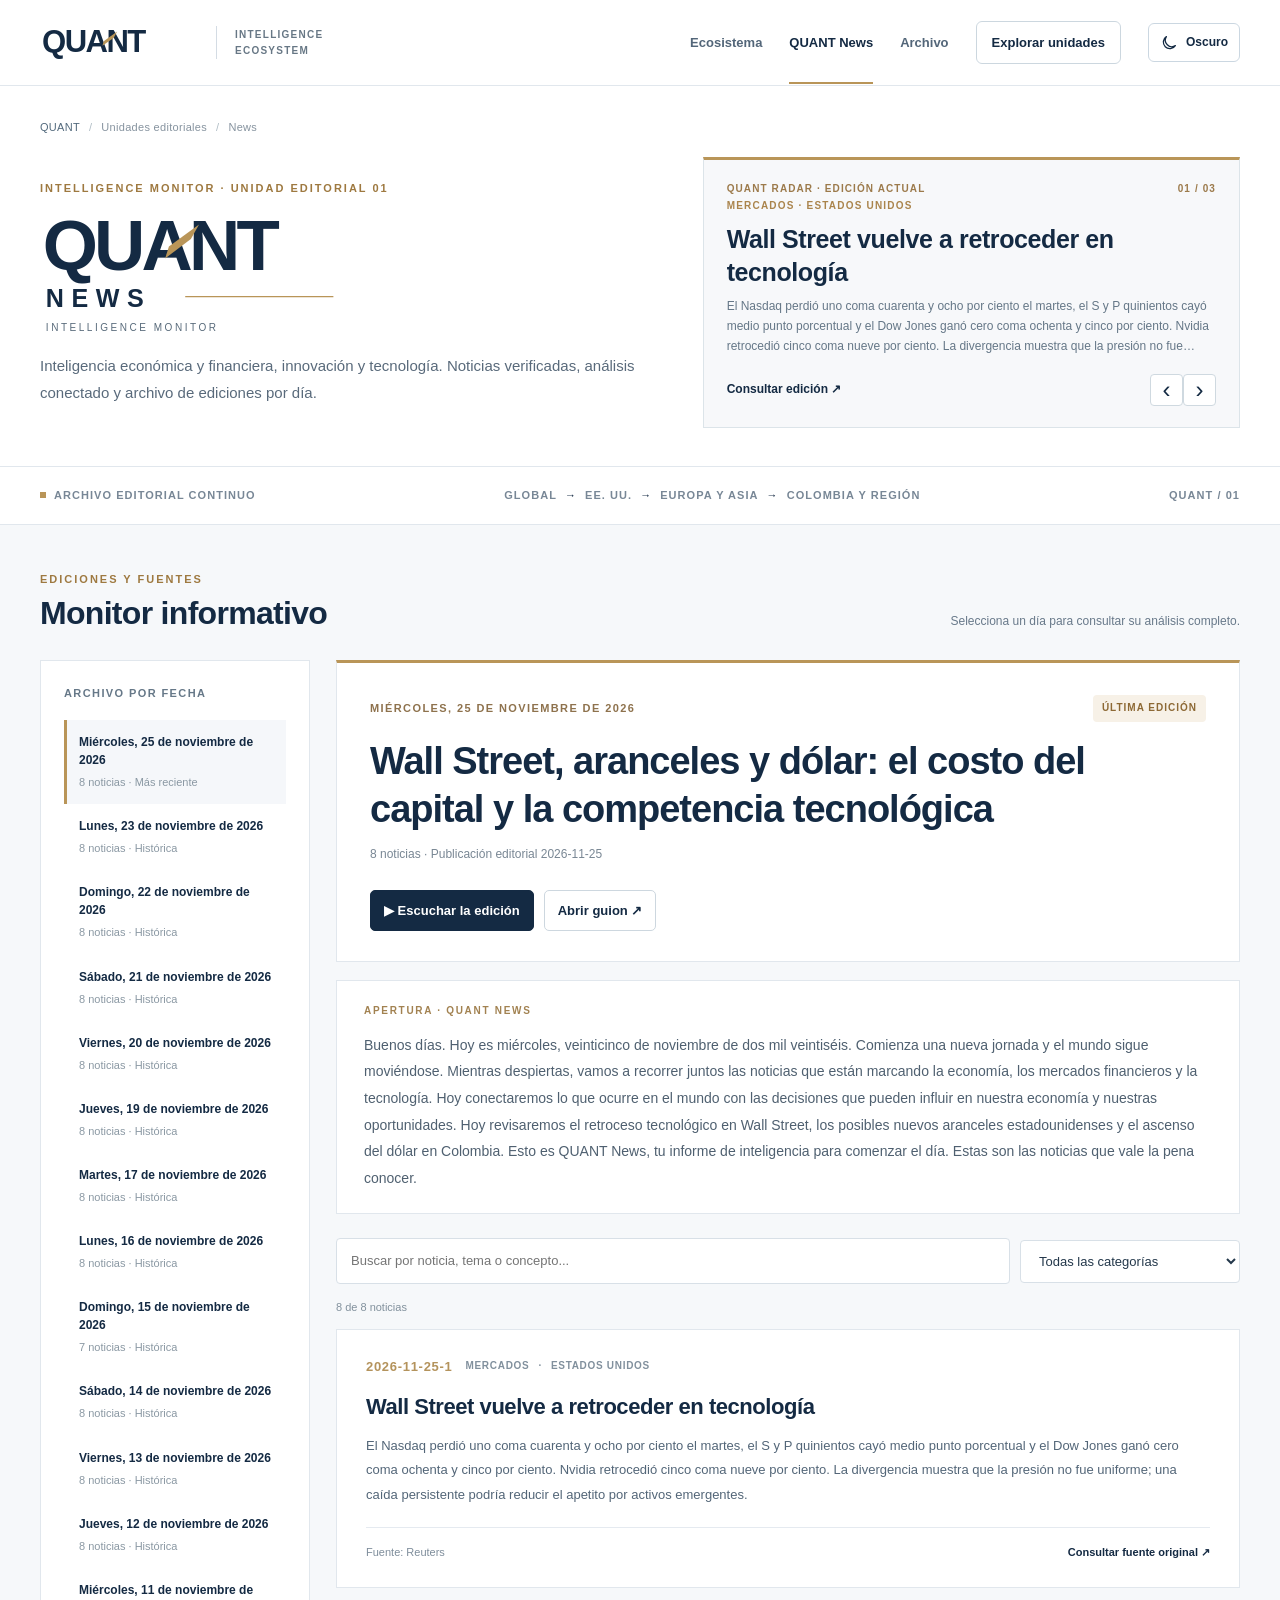
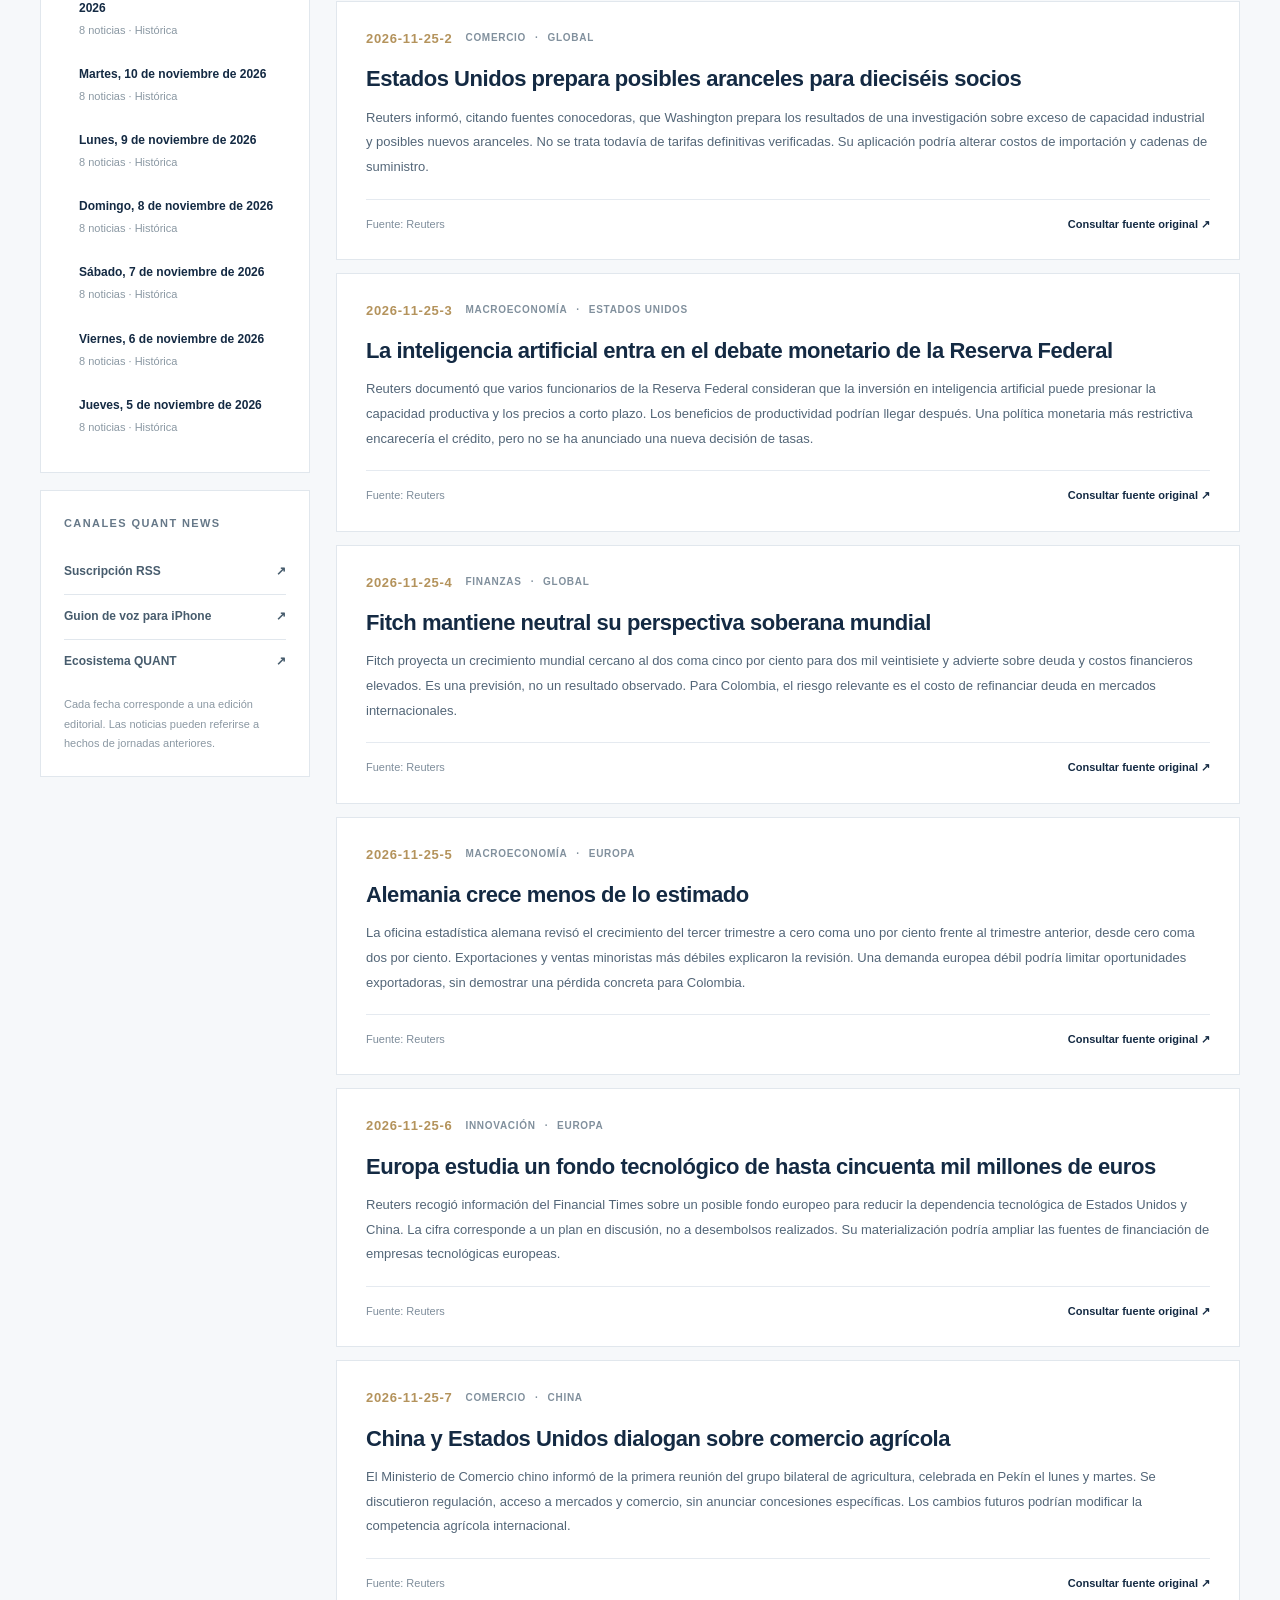
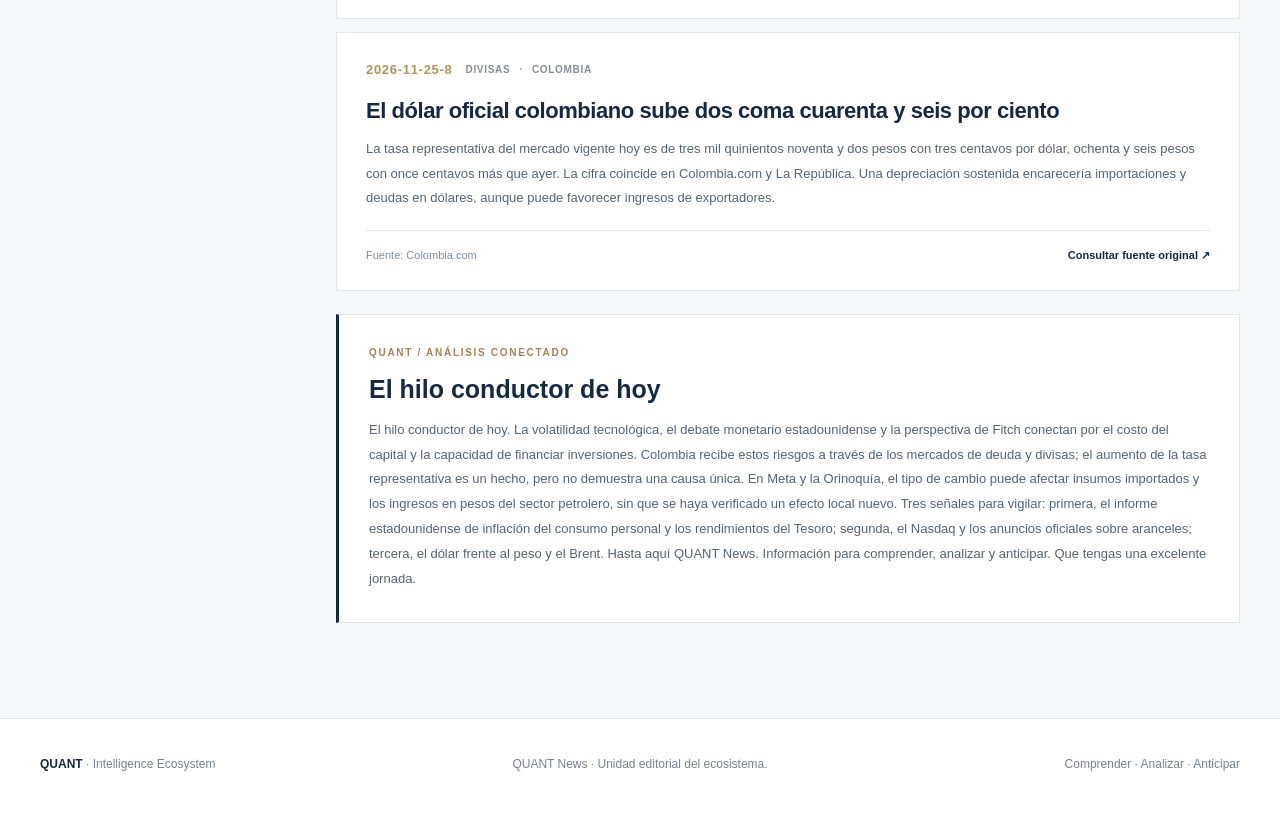
<file: quant-news/index.html>
<!doctype html>
<html lang="es">
<head>
<meta charset="utf-8"><meta name="viewport" content="width=device-width,initial-scale=1">
<meta name="theme-color" content="#ffffff">
<meta name="description" content="QUANT News: noticias verificadas, mercados financieros, economía y tecnología. Consulta cada edición diaria y su archivo histórico.">
<title>QUANT News | Intelligence Monitor · Ecosistema QUANT</title>
<link rel="icon" type="image/svg+xml" href="../quant/assets/quant-mark.svg">
<link rel="stylesheet" href="../quant/assets/quant-design-system.css">
<style>
body{background:var(--q-off)}
.news-heading{background:#fff;border-bottom:1px solid var(--q-line);padding:58px 0 48px}
.heading-grid{display:grid;grid-template-columns:minmax(0,1fr) 300px;gap:44px;align-items:center}
.breadcrumbs{color:#86939f;font-size:11px;letter-spacing:.3px;margin-bottom:26px}.breadcrumbs a{color:#52697c}.breadcrumbs span{margin:0 9px;color:#b0bdc5}
.news-name{display:block;margin:5px 0 8px;max-width:330px}.news-name img{display:block;width:100%;max-width:450px;height:auto;object-fit:contain;object-position:left top}
.news-name strong{font-size:clamp(45px,6vw,79px);line-height:1;font-weight:790;letter-spacing:-3px;color:var(--q-navy)}
.news-name .subname{font-size:clamp(27px,4vw,48px);line-height:1;font-weight:430;letter-spacing:5px;color:var(--q-gold)}
.news-heading .lead{font-size:15px;margin:12px 0 0;max-width:740px}
.heading-aside{border-left:2px solid var(--q-gold);padding:10px 0 10px 24px}
.heading-aside .aside-kicker{font-size:10px;color:#9d835f;letter-spacing:2px;font-weight:830;text-transform:uppercase}
.heading-aside p{font-size:13px;line-height:1.85;color:#687b8b;margin:10px 0 0}
.control-strip{background:#fff;border-bottom:1px solid var(--q-line)}
.control-inner{display:flex;gap:28px;align-items:center;justify-content:space-between;min-height:57px;font-size:11px;letter-spacing:1.05px;font-weight:700;text-transform:uppercase;color:#788796}
.control-inner span{display:flex;align-items:center;gap:8px}.control-inner b{color:var(--q-navy)}
.goldmark{width:6px;height:6px;background:var(--q-gold);display:inline-block}
.workspace{padding:45px 0 95px}
.workspace-head{display:flex;align-items:end;justify-content:space-between;gap:24px;margin-bottom:28px}
.workspace-head h1{font-size:32px;letter-spacing:-.7px;margin:6px 0 0}
.workspace-head .helper{font-size:12px;color:var(--q-muted)}
.layout{display:grid;grid-template-columns:270px minmax(0,1fr);gap:26px;align-items:start}
.sidebar{position:sticky;top:105px}
.sidecard{background:#fff;border:1px solid var(--q-line);padding:23px;margin-bottom:17px}
.side-title{font-size:11px;text-transform:uppercase;letter-spacing:1.4px;color:#667888;font-weight:830;margin:0 0 18px}
.editionbtn{display:block;text-align:left;width:100%;appearance:none;border:0;background:transparent;color:var(--q-navy);padding:13px 12px;border-left:3px solid transparent}
.editionbtn:hover{background:#f5f7f9}.editionbtn.active{background:#f5f7fa;border-left-color:var(--q-gold)}
.editionbtn strong,.editionbtn small{display:block}.editionbtn strong{font-size:12px;line-height:1.5;font-weight:730}.editionbtn small{color:#8a98a3;font-size:11px;margin-top:4px}
.linkrow{display:flex;justify-content:space-between;gap:10px;padding:12px 0;border-bottom:1px solid var(--q-line);font-size:12px;color:#475c6d;font-weight:660}.linkrow:hover{color:#a57d44}.linkrow:last-of-type{border:0}
.side-note{font-size:11px;line-height:1.75;color:#8b98a3;margin:12px 0 0}
.edition-banner{background:#fff;border:1px solid var(--q-line);padding:32px 33px 30px;margin-bottom:18px;border-top:3px solid var(--q-gold)}
.banner-header{display:flex;justify-content:space-between;align-items:center;gap:15px;flex-wrap:wrap}
.dateline{font-size:11px;letter-spacing:1.4px;font-weight:800;text-transform:uppercase;color:#8e724d}
.edition-banner h2{font-size:clamp(24px,3.2vw,38px);font-weight:740;letter-spacing:-1px;margin:15px 0 12px;line-height:1.27}
.banner-sub{color:#798794;font-size:12px}.banner-actions{display:flex;gap:10px;flex-wrap:wrap;margin-top:25px}
.banner-actions .button{min-height:40px;padding:9px 13px}
.intro{padding:22px 27px;background:#fff;border:1px solid var(--q-line);margin-bottom:24px}
.sectionlabel{font-size:10px;text-transform:uppercase;letter-spacing:1.7px;font-weight:820;color:#a28251;margin:0 0 12px}
.intro p{font-size:14px;line-height:1.9;color:#4f6070;margin:0}
.searchbar{display:flex;align-items:center;gap:10px;margin-bottom:14px}
.searchinput{flex:1;min-width:0}
.searchinput input,select{width:100%;border:1px solid #d8e0e7;background:#fff;border-radius:4px;padding:11px 14px;font-size:13px;color:#24384b;min-height:43px}
.searchinput input:focus,select:focus{border-color:#b99558;outline:2px solid #ecdcbf;outline-offset:1px}
.selectwrap{width:220px}
.counter{font-size:11px;color:#81909c;margin-bottom:13px}
.storylist{display:grid;gap:13px}
.story{background:#fff;border:1px solid var(--q-line);padding:26px 29px;transition:border-color .2s,box-shadow .2s}
.story:hover{border-color:#ccb99c;box-shadow:0 5px 20px rgba(12,36,55,.035)}
.storymeta{display:flex;align-items:center;flex-wrap:wrap;gap:9px;font-size:10px;color:#81909d;font-weight:700;text-transform:uppercase;letter-spacing:.7px}
.storynum{color:#b4935c;font-weight:830;font-size:13px;margin-right:4px}
.story h3{font-size:clamp(18px,2vw,22px);line-height:1.33;letter-spacing:-.45px;margin:15px 0 12px}
.story p{font-size:13px;line-height:1.9;color:#536678;margin:0}
.storyfooter{border-top:1px solid #e5eaf0;padding-top:15px;margin-top:19px;display:flex;justify-content:space-between;align-items:center;flex-wrap:wrap;gap:8px;font-size:11px;color:#7e8d9b}
.storyfooter a{font-weight:750;color:var(--q-navy)}.storyfooter a:hover{text-decoration:underline}
.synthesis{border:1px solid #e0e5e9;background:#fff;margin-top:23px;padding:30px;border-left:3px solid var(--q-navy)}
.synthesis h3{font-size:25px;margin:5px 0 14px}.synthesis p{font-size:13px;line-height:1.92;white-space:pre-wrap;color:#536475;margin:0}
.notice{background:#fff;border:1px solid var(--q-line);padding:28px;text-align:center;color:#778895;font-size:13px}
@media(max-width:950px){.layout{grid-template-columns:1fr}.sidebar{position:static}.heading-grid{grid-template-columns:1fr}.heading-aside{display:none}.sidecard:first-child #dates{display:grid;grid-template-columns:repeat(auto-fit,minmax(170px,1fr));gap:5px}}
@media(max-width:620px){.news-heading{padding:37px 0}.news-name strong{font-size:44px}.news-name .subname{font-size:28px;letter-spacing:2px}.control-inner{gap:10px;flex-wrap:wrap;padding:14px 0}.control-inner span:last-child{display:none}.workspace{padding:35px 0 60px}.workspace-head{display:block}.workspace-head h1{font-size:28px}.edition-banner{padding:23px 20px}.edition-banner h2{font-size:26px}.intro{padding:20px}.story{padding:20px}.searchbar{flex-direction:column}.searchinput,.selectwrap{width:100%}.synthesis{padding:22px}}
</style>
<link rel="stylesheet" href="../quant/assets/quant-theme.css">
<style>
.heading-grid{grid-template-columns:minmax(0,1fr) minmax(340px,.87fr);gap:45px;align-items:center}
.news-heading{padding:32px 0 38px}.news-heading .breadcrumbs{margin-bottom:21px}
.news-name{max-width:330px!important;margin:10px 0 9px!important}
.news-name img{width:100%!important;max-width:330px!important;height:auto!important}
.featured-carousel{display:flex;flex-direction:column;justify-content:space-between;min-height:245px;padding:21px 23px;border:1px solid #dce4e9;border-top:3px solid #b99558;background:#f7f8fa}
.featured-top,.featured-bottom{display:flex;align-items:center;justify-content:space-between;gap:12px}
.featured-top{font-size:10px;letter-spacing:1.1px;font-weight:800;color:#9c7a4b}
#featured-category{font-size:10px;letter-spacing:1.2px;font-weight:800;color:#aa844c;text-transform:uppercase}
#featured-title{font-size:clamp(20px,2vw,25px);line-height:1.3;margin:9px 0;color:#142a43;letter-spacing:-.4px}
#featured-summary{font-size:12px;line-height:1.65;color:#657787;margin:0;display:-webkit-box;-webkit-line-clamp:3;-webkit-box-orient:vertical;overflow:hidden}
.featured-bottom{margin-top:17px}
#featured-read{font-size:12px;color:#142a43;font-weight:750}
.featured-bottom button{width:33px;height:32px;background:white;border:1px solid #cfd9e0;border-radius:4px;color:#142a43;font-size:24px;line-height:1;cursor:pointer}
.featured-bottom button:focus-visible{outline:3px solid #b99558}
[data-theme="dark"] .featured-carousel{background:#1a2d40;border-color:#374c61;border-top-color:#c7a46d}
[data-theme="dark"] #featured-title{color:#f0f5fa!important}
[data-theme="dark"] #featured-summary{color:#b9c9da}
[data-theme="dark"] #featured-read{color:#e5c58f}
[data-theme="dark"] .featured-bottom button{background:#23394c;color:#f3f7fa;border-color:#4b6072}
@media(max-width:950px){.heading-grid{grid-template-columns:1fr;gap:23px}.featured-carousel{min-height:225px}.news-name{max-width:300px!important}}
@media(max-width:580px){.news-heading{padding:25px 0 30px}.featured-carousel{padding:18px;min-height:244px}}
</style>
<script defer src="../quant/assets/quant-theme.js"></script>
</head>
<body>
<header class="site-header"><div class="container header-inner">
<a href="../quant/" class="identity" aria-label="QUANT: ecosistema principal"><img src="../quant/assets/quant-logo.svg" data-quant-logo data-logo-light="../quant/assets/quant-logo.svg" data-logo-dark="../quant/assets/quant-logo-dark.svg" alt="QUANT"><span class="identity-line" aria-hidden="true"></span><span class="identity-sub">Intelligence<br>Ecosystem</span></a>
<nav class="site-nav"><a href="../quant/" class="nav-mobile-hide">Ecosistema</a><a href="./" aria-current="page">QUANT News</a><a href="#archivo" class="nav-mobile-hide">Archivo</a><a class="nav-cta nav-mobile-hide" href="../quant/#ecosistema">Explorar unidades</a><button type="button" id="quant-theme-toggle" class="theme-toggle" aria-label="Cambiar a tema oscuro" aria-pressed="false" title="Activar modo oscuro">◐ <span class="theme-label">Oscuro</span></button></nav>
</div></header>
<main>
<section class="news-heading"><div class="container">
<div class="breadcrumbs"><a href="../quant/">QUANT</a><span>/</span>Unidades editoriales<span>/</span>News</div>
<div class="heading-grid"><div><div class="eyebrow">Intelligence Monitor · Unidad editorial 01</div>
<div class="news-name"><img src="../quant/assets/quant-news-lockup.svg" data-quant-logo data-logo-light="../quant/assets/quant-news-lockup.svg" data-logo-dark="../quant/assets/quant-news-lockup-dark.svg" alt="QUANT News · Intelligence Monitor" width="510" height="178"></div>
<p class="lead">Inteligencia económica y financiera, innovación y tecnología. Noticias verificadas, análisis conectado y archivo de ediciones por día.</p>
</div><section class="featured-carousel" aria-label="Noticias destacadas" aria-roledescription="carrusel">
<div class="featured-top"><span>QUANT RADAR · EDICIÓN ACTUAL</span><span id="featured-page">01 / 03</span></div>
<div class="featured-content" aria-live="polite"><div id="featured-category">MERCADOS · ECONOMÍA · INNOVACIÓN</div><h2 id="featured-title">Tres noticias para entender la jornada</h2><p id="featured-summary">Análisis verificado de los acontecimientos más importantes.</p></div>
<div class="featured-bottom"><a id="featured-read" href="#ediciones">Consultar edición ↗</a><div><button type="button" id="featured-prev" aria-label="Noticia anterior">‹</button><button type="button" id="featured-next" aria-label="Noticia siguiente">›</button></div></div>
</section></div>
</div></section>
<div class="control-strip"><div class="container control-inner"><span><i class="goldmark" aria-hidden="true"></i> Archivo editorial continuo</span><span>Global <b>→</b> EE. UU. <b>→</b> Europa y Asia <b>→</b> Colombia y región</span><span>QUANT / 01</span></div></div>
<section class="container workspace" id="ediciones">
<div class="workspace-head"><div><div class="eyebrow">Ediciones y fuentes</div><h1>Monitor informativo</h1></div><div class="helper">Selecciona un día para consultar su análisis completo.</div></div>
<div class="layout">
<aside class="sidebar" id="archivo">
<div class="sidecard"><div class="side-title">Archivo por fecha</div><div id="dates"><p class="side-note">Cargando archivo de ediciones...</p></div></div>
<div class="sidecard"><div class="side-title">Canales QUANT News</div>
<a href="../quant-news.xml" target="_blank" rel="noopener" class="linkrow">Suscripción RSS <span>↗</span></a>
<a href="../quant-news-voz-v2.txt" target="_blank" rel="noopener" class="linkrow">Guion de voz para iPhone <span>↗</span></a>
<a href="../quant/" class="linkrow">Ecosistema QUANT <span>↗</span></a>
<p class="side-note">Cada fecha corresponde a una edición editorial. Las noticias pueden referirse a hechos de jornadas anteriores.</p>
</div>
</aside>
<div class="newscontent">
<section class="edition-banner"><div class="banner-header"><span class="dateline" id="dateline">Cargando fecha...</span><span class="tag gold" id="badge">EDICIÓN</span></div>
<h2 id="title">Preparando QUANT News...</h2><div class="banner-sub" id="meta"></div>
<div class="banner-actions"><button type="button" class="button primary" id="listen">▶ Escuchar la edición</button><a class="button" href="../quant-news-voz-v2.txt" rel="noopener" target="_blank">Abrir guion ↗</a></div></section>
<section class="intro"><div class="sectionlabel">Apertura · QUANT News</div><p id="intro">Cargando información...</p></section>
<div class="searchbar"><label class="searchinput"><span class="sr-only" style="position:absolute;clip:rect(0,0,0,0)">Buscar</span><input id="search" type="search" placeholder="Buscar por noticia, tema o concepto..."></label>
<label class="selectwrap"><span class="sr-only" style="position:absolute;clip:rect(0,0,0,0)">Categoría</span><select id="category"><option value="">Todas las categorías</option></select></label></div>
<div class="counter" id="counter"></div><div class="storylist" id="stories" aria-live="polite"></div>
<section class="synthesis"><div class="sectionlabel">QUANT / ANÁLISIS CONECTADO</div><h3>El hilo conductor de hoy</h3><p id="outro">Cargando análisis editorial...</p></section>
</div></div></section>
</main>
<footer class="site-footer"><div class="container footer-row"><span><strong>QUANT</strong> · Intelligence Ecosystem</span><span>QUANT News · Unidad editorial del ecosistema.</span><span>Comprender · Analizar · Anticipar</span></div></footer>
<script>
(function(){
'use strict';
var manifest,edition,query='',cat='',speaking=false,speechList=[],speechAt=0;
var el=function(id){return document.getElementById(id)};
var make=function(tag,className,txt){var n=document.createElement(tag);if(className)n.className=className;if(txt!==undefined)n.textContent=txt;return n};
function validURL(s){try{var u=new URL(s);return u.protocol==='https:'?u.href:null}catch(e){return null}}
async function readJson(path){var sep=path.indexOf('?')<0?'?':'&';var r=await fetch(path+sep+'cb='+Date.now(),{cache:'no-store'});if(!r.ok)throw Error('No se pudo consultar '+path);return await r.json()}
function renderDates(){var target=el('dates');target.replaceChildren();manifest.editions.forEach(function(ed){
var b=make('button','editionbtn'+(edition.id===ed.id?' active':''));b.type='button';
b.setAttribute('aria-pressed',String(ed.id===edition.id));b.appendChild(make('strong','',ed.label));
b.appendChild(make('small','',ed.stories+' noticias · '+(ed.id===manifest.latest?'Más reciente':'Histórica')));
b.addEventListener('click',function(){loadEdition(ed.id)});target.appendChild(b)})}
function render(){if(!edition)return;
var term=query.trim().toLocaleLowerCase('es');var matches=edition.stories.filter(function(s){return(!cat||s.category===cat)&&(!term||[s.title,s.text,s.category,s.region,s.source].join(' ').toLocaleLowerCase('es').includes(term))});
el('counter').textContent=matches.length+' de '+edition.stories.length+' noticias';
var root=el('stories');root.replaceChildren();
if(!matches.length){root.appendChild(make('div','notice','No hay noticias para los filtros seleccionados.'));return}
matches.forEach(function(s){
var card=make('article','story'),top=make('div','storymeta');
top.appendChild(make('span','storynum',String(s.id).padStart(2,'0')));
top.appendChild(make('span','',s.category||'Análisis'));top.appendChild(make('span','','·'));top.appendChild(make('span','',s.region||'Global'));
card.appendChild(top);card.appendChild(make('h3','',s.title));card.appendChild(make('p','',s.text));
var foot=make('div','storyfooter');foot.appendChild(make('span','',s.source?'Fuente: '+s.source:'Edición histórica'));
var href=validURL(s.url);if(href){var a=make('a','','Consultar fuente original ↗');a.href=href;a.target='_blank';a.rel='noopener noreferrer';foot.appendChild(a)}
else foot.appendChild(make('span','','Fuente no archivada'));
card.appendChild(foot);root.appendChild(card)})}
function categories(){var select=el('category');select.replaceChildren();var first=make('option','','Todas las categorías');first.value='';select.appendChild(first);
Array.from(new Set(edition.stories.map(function(s){return s.category}).filter(Boolean))).sort().forEach(function(c){var option=make('option','',c);option.value=c;select.appendChild(option)});cat=''}
function stop(){if('speechSynthesis' in window)window.speechSynthesis.cancel();speaking=false;el('listen').textContent='▶ Escuchar la edición'}
function nextPart(){if(!speaking||speechAt>=speechList.length){stop();return}
var part=new SpeechSynthesisUtterance(speechList[speechAt++]);part.lang='es-CO';part.rate=.94;part.onend=nextPart;part.onerror=stop;window.speechSynthesis.speak(part)}
async function loadEdition(id){try{
var active=manifest.editions.find(function(x){return x.id===id});if(!active)throw Error('Fecha no disponible');
stop();var data=await readJson('./data/'+encodeURIComponent(id)+'.json');if(!Array.isArray(data.stories))throw Error('Datos de la edición incorrectos');
edition=data;query='';cat='';el('search').value='';
el('dateline').textContent=edition.label;el('badge').textContent=id===manifest.latest?'ÚLTIMA EDICIÓN':'ARCHIVO HISTÓRICO';
el('title').textContent=edition.headline;el('meta').textContent=edition.stories.length+' noticias · Publicación editorial '+edition.date;
el('intro').textContent=edition.intro;el('outro').textContent=edition.outro;
categories();renderDates();render();history.replaceState(null,'','#'+encodeURIComponent(id));
}catch(e){el('title').textContent='No fue posible consultar esta edición';el('stories').replaceChildren(make('div','notice','Intenta nuevamente en unos momentos.'))}}
el('search').addEventListener('input',function(e){query=e.target.value;render()});
el('category').addEventListener('change',function(e){cat=e.target.value;render()});
el('listen').addEventListener('click',function(){if(!('speechSynthesis' in window)){alert('Tu navegador no ofrece lectura de voz. Puedes utilizar el Atajo de iPhone.');return}
if(speaking){stop();return}if(!edition)return;
speechList=[edition.intro].concat(edition.stories.map(function(s){return 'Noticia '+s.id+' de '+edition.stories.length+'. '+s.title+'. '+s.text})).concat([edition.outro]);
speechAt=0;speaking=true;el('listen').textContent='■ Detener lectura';nextPart()});
window.addEventListener('pagehide',stop);
(async function(){try{manifest=await readJson('./data/index.json');if(!manifest.editions||!manifest.editions.length)throw Error('No hay ediciones');
var requested=decodeURIComponent(location.hash.replace(/^#/,''));await loadEdition(manifest.editions.some(function(e){return e.id===requested})?requested:manifest.latest)}
catch(e){el('title').textContent='Archivo temporalmente no disponible';el('intro').textContent='Puedes consultar la edición actual en el RSS o en el guion narrado.';el('dates').textContent='No se pudo cargar el índice';el('stories').replaceChildren(make('div','notice','Revisa tu conexión e inténtalo nuevamente.'))}})();
})();
</script>
<script>
(function(){
var items=[],pos=0;var get=function(id){return document.getElementById(id)};
function show(){
 if(!items.length)return;
 var n=items[pos];get('featured-category').textContent=(n.category||'ACTUALIDAD').toUpperCase()+' · '+(n.region||'GLOBAL').toUpperCase();
 get('featured-title').textContent=n.title;get('featured-summary').textContent=n.text;
 get('featured-page').textContent=String(pos+1).padStart(2,'0')+' / '+String(items.length).padStart(2,'0');
 get('featured-read').href='#'+n.edition;
}
get('featured-prev').addEventListener('click',function(){if(items.length){pos=(pos-1+items.length)%items.length;show()}});
get('featured-next').addEventListener('click',function(){if(items.length){pos=(pos+1)%items.length;show()}});
(async function(){
try{
 var resp=await fetch('./data/index.json',{cache:'no-store'});if(!resp.ok)throw Error('Índice no disponible');
 var index=await resp.json(),latest=index.latest;
 if(!/^\d{4}-\d{2}-\d{2}$/.test(latest))throw Error('Fecha no válida');
 resp=await fetch('./data/'+latest+'.json',{cache:'no-store'});if(!resp.ok)throw Error('Edición no disponible');
 var data=await resp.json();if(!Array.isArray(data.stories))return;
 var picked=[],used=new Set();
 [/mercad|wall street|bolsa/i,/macro|fed|banco|inflaci|tasas|econom/i,/inteligencia artificial|tecnolog|innovaci|investigaci/i].forEach(function(rx){
 var i=data.stories.findIndex(function(n,j){return !used.has(j)&&rx.test(n.title+' '+n.category)});
 if(i>=0){picked.push(data.stories[i]);used.add(i)}
 });
 data.stories.forEach(function(n,i){if(picked.length<3&&!used.has(i)){picked.push(n);used.add(i)}});
 items=picked.slice(0,3).map(function(n){return Object.assign({},n,{edition:latest})});show();
}catch(err){get('featured-summary').textContent='Consulta el archivo de QUANT News para leer la última edición.'}
})();
})();
</script>
</body></html>
</file>
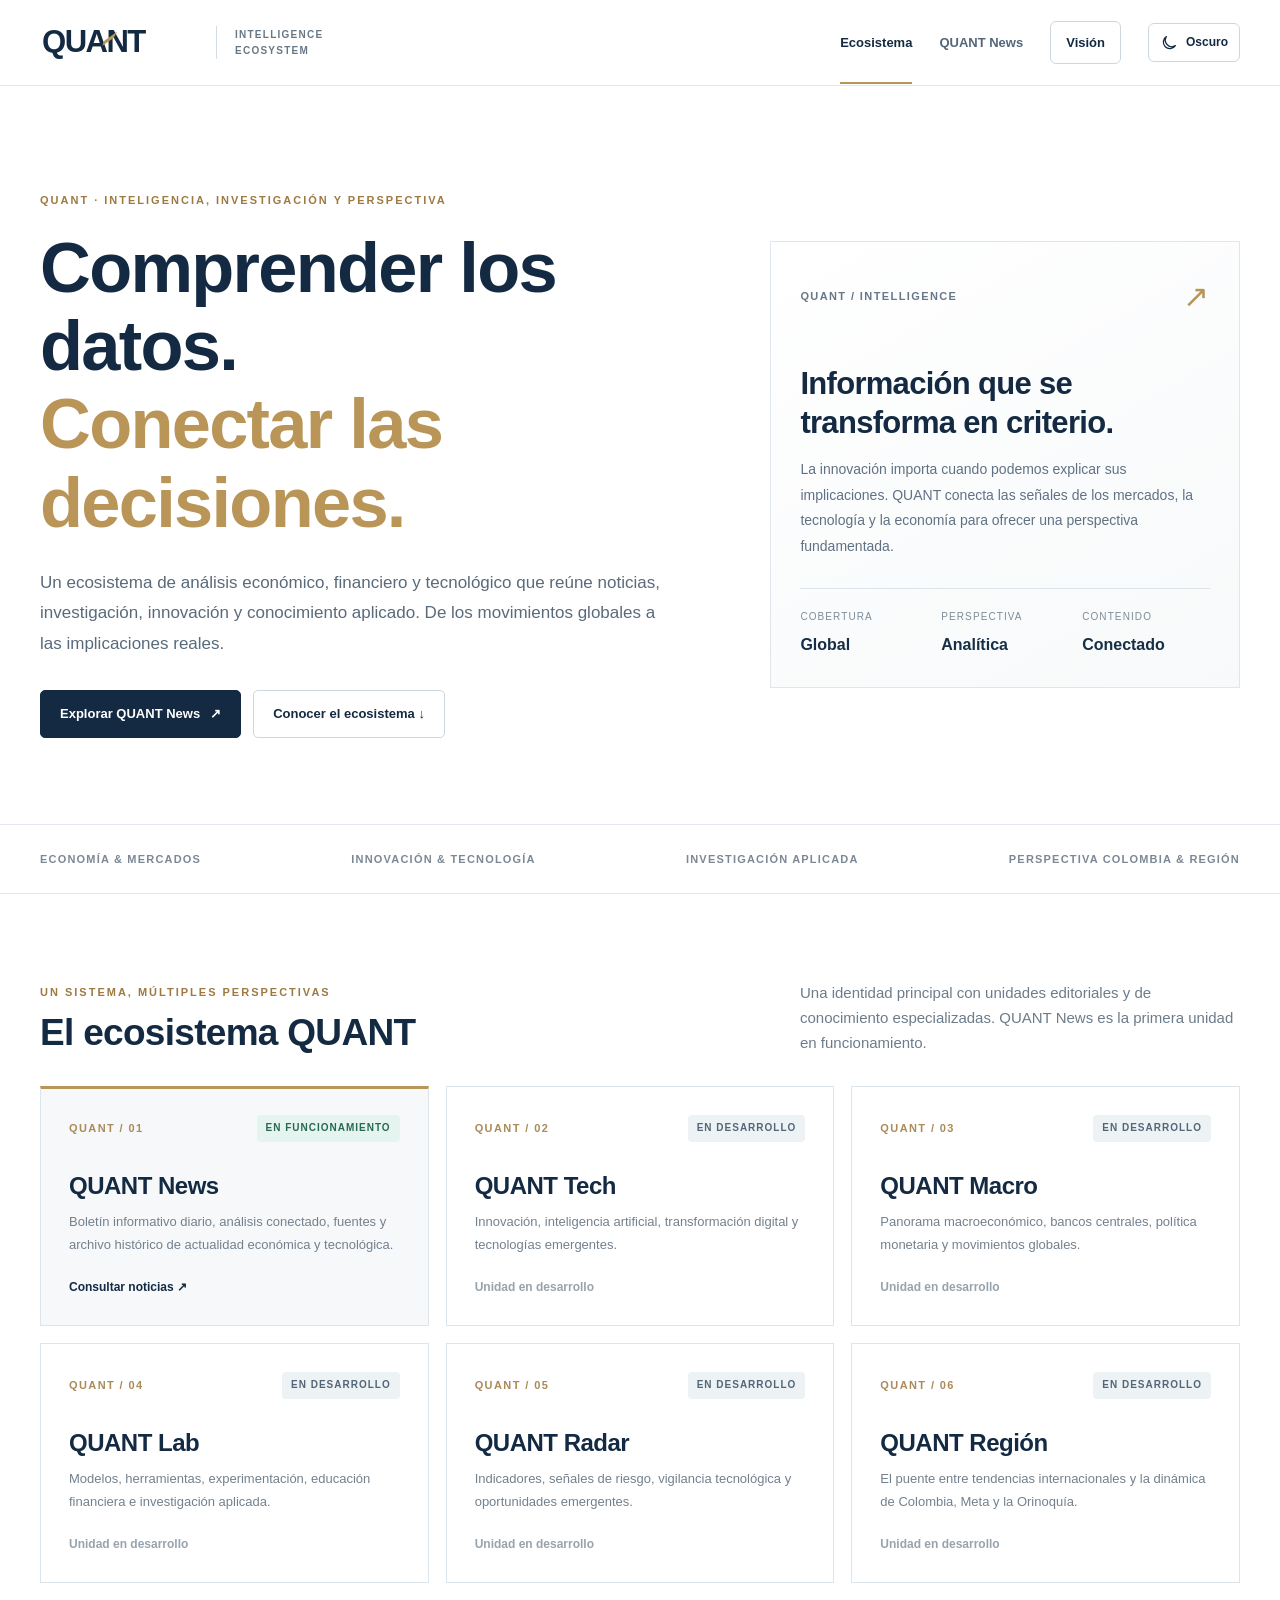
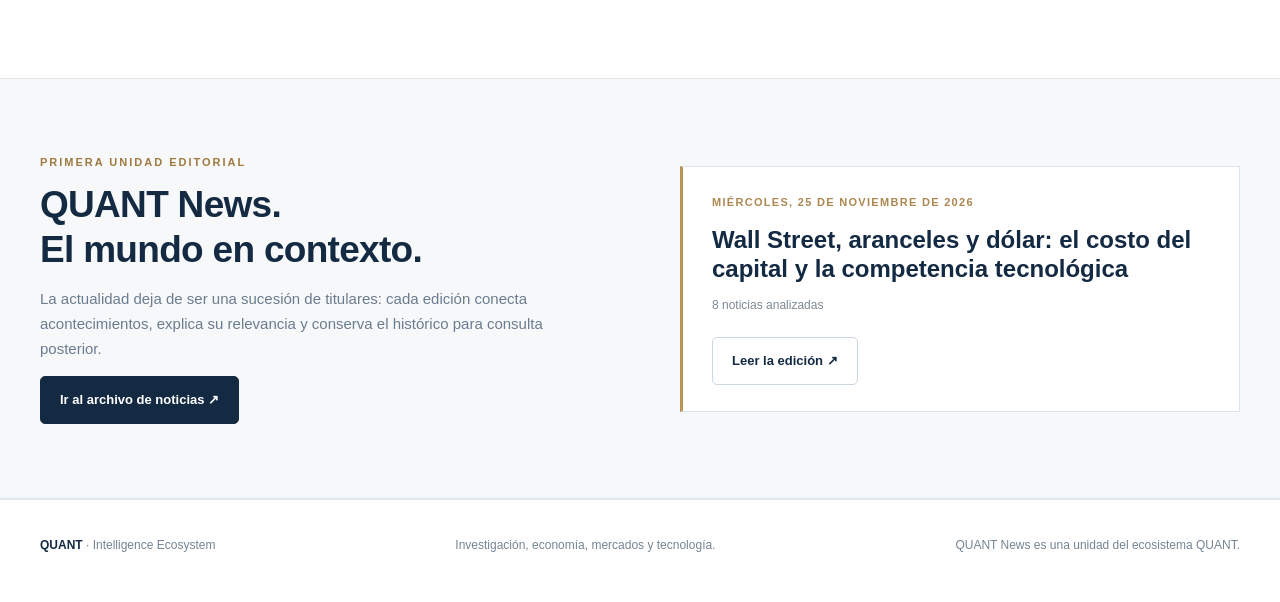
<file: quant/index.html>
<!doctype html>
<html lang="es">
<head><meta charset="utf-8"><meta name="viewport" content="width=device-width,initial-scale=1">
<meta name="theme-color" content="#ffffff">
<meta name="description" content="QUANT: ecosistema de inteligencia económica, financiera y tecnológica. Investigación, análisis y contenidos para comprender y anticipar.">
<title>QUANT | Intelligence Ecosystem</title>
<link rel="icon" type="image/svg+xml" href="./assets/quant-mark.svg">
<link rel="stylesheet" href="./assets/quant-design-system.css">
<style>
body{background:#fff}.hero{padding:105px 0 86px;border-bottom:1px solid var(--q-line)}
.hero-inner{display:grid;grid-template-columns:1.15fr .85fr;gap:95px;align-items:center}
.hero h1{font-size:clamp(39px,5.5vw,74px);font-weight:740;line-height:1.11;margin:20px 0 26px;max-width:740px}
.hero .lead{max-width:630px}.actions{display:flex;gap:12px;flex-wrap:wrap;margin-top:31px}
.statement{border:1px solid #e0e7ec;padding:29px;background:linear-gradient(150deg,#fff,#f7f9fa)}
.statement-top{display:flex;justify-content:space-between;gap:18px;align-items:center;font-size:11px;color:#667789;text-transform:uppercase;letter-spacing:1.4px;font-weight:750}
.symbol{color:var(--q-gold);font-size:31px;font-weight:300}
.statement h2{font-size:31px;line-height:1.27;margin:42px 0 14px;font-weight:740}.statement p{color:#617184;font-size:14px;line-height:1.85;margin-bottom:28px}
.metrics{display:grid;grid-template-columns:repeat(3,minmax(0,1fr));gap:13px;border-top:1px solid #dce4ea;padding-top:20px}.metrics span{display:block;font-size:10px;letter-spacing:1.1px;color:#7d8c98;text-transform:uppercase}.metrics strong{display:block;font-size:16px;color:#172e47;margin-top:6px}
.strip{padding:25px 0;border-bottom:1px solid var(--q-line)}.strip-inner{display:flex;gap:20px;justify-content:space-between;flex-wrap:wrap;color:#7c8895;font-size:11px;letter-spacing:1.2px;text-transform:uppercase;font-weight:750}
.section{padding:87px 0 95px}.section-head{display:flex;justify-content:space-between;align-items:end;gap:20px;margin-bottom:31px}.section-head h2{font-size:37px;margin:10px 0 0}.section-head p{max-width:440px;color:#6d7c8a;margin:0}
.grid{display:grid;grid-template-columns:repeat(3,minmax(0,1fr));gap:17px}.unit{background:#fff;border:1px solid #dce5eb;min-height:240px;padding:28px;display:flex;flex-direction:column;transition:border-color .2s,transform .2s}
.unit:hover{border-color:#bda16c;transform:translateY(-2px)}.unit.active{background:#f6f8fa;border-top:3px solid var(--q-gold);padding-top:26px}.unit-head{display:flex;justify-content:space-between;align-items:center;gap:14px}.unit-code{font-size:11px;color:#aa8b59;font-weight:850;letter-spacing:1.4px}
.unit h3{font-size:24px;letter-spacing:-.5px;margin:30px 0 9px}.unit p{font-size:13px;color:#73818e;line-height:1.78;margin:0 0 20px}.unit-action{font-size:12px;color:var(--q-navy);font-weight:770;margin-top:auto}.unit:not(.active) .unit-action{color:#97a3ad}
.feature{background:#f6f8fa;border-block:1px solid #e0e7ec;padding:74px 0}.feature-row{display:grid;grid-template-columns:1fr 1fr;gap:80px;align-items:center}.feature h2{font-size:37px;margin:12px 0 15px}.feature p{max-width:560px;color:#6b7c8e}
.today{background:white;border:1px solid #dbe4ea;padding:26px 29px;border-left:3px solid var(--q-gold)}
.today .date{font-size:11px;text-transform:uppercase;letter-spacing:1.3px;color:#ac8751;font-weight:800}.today h3{font-size:24px;margin:15px 0 13px}.today .sub{font-size:12px;color:#7d8993;margin-bottom:21px}
@media(max-width:980px){.hero-inner,.feature-row{grid-template-columns:1fr;gap:30px}.hero{padding:65px 0}.grid{grid-template-columns:repeat(2,minmax(0,1fr))}}
@media(max-width:600px){.hero{padding:44px 0 55px}.hero h1{font-size:43px}.section{padding:55px 0}.section-head{display:block}.section-head h2{font-size:30px}.section-head p{margin-top:11px}.grid{grid-template-columns:1fr}.unit{min-height:190px}.unit h3{margin-top:20px}.feature{padding:52px 0}.feature h2{font-size:31px}.statement h2{margin-top:28px;font-size:26px}}
</style>
<link rel="stylesheet" href="./assets/quant-theme.css">
<script defer src="./assets/quant-theme.js"></script></head>
<body>
<header class="site-header"><div class="container header-inner">
<a href="./" class="identity" aria-label="QUANT, página principal"><img src="./assets/quant-logo.svg" data-quant-logo data-logo-light="./assets/quant-logo.svg" data-logo-dark="./assets/quant-logo-dark.svg" alt="QUANT"><span class="identity-line" aria-hidden="true"></span><span class="identity-sub">Intelligence<br>Ecosystem</span></a>
<nav class="site-nav"><a href="#ecosistema" aria-current="page" class="nav-mobile-hide">Ecosistema</a><a href="../quant-news/">QUANT News</a><a href="#vision" class="nav-cta nav-mobile-hide">Visión</a><button type="button" id="quant-theme-toggle" class="theme-toggle" aria-label="Cambiar a tema oscuro" aria-pressed="false" title="Activar modo oscuro">◐ <span class="theme-label">Oscuro</span></button></nav>
</div></header>
<main>
<section class="hero"><div class="container hero-inner"><div><div class="eyebrow">QUANT · Inteligencia, investigación y perspectiva</div>
<h1>Comprender los datos.<br><span class="accent">Conectar las decisiones.</span></h1>
<p class="lead">Un ecosistema de análisis económico, financiero y tecnológico que reúne noticias, investigación, innovación y conocimiento aplicado. De los movimientos globales a las implicaciones reales.</p>
<div class="actions"><a class="button primary" href="../quant-news/">Explorar QUANT News <span aria-hidden="true">↗</span></a><a class="button" href="#ecosistema">Conocer el ecosistema ↓</a></div>
</div><aside class="statement" aria-label="Visión QUANT"><div class="statement-top"><span>QUANT / INTELLIGENCE</span><span class="symbol">↗</span></div><h2>Información que se transforma en criterio.</h2>
<p>La innovación importa cuando podemos explicar sus implicaciones. QUANT conecta las señales de los mercados, la tecnología y la economía para ofrecer una perspectiva fundamentada.</p>
<div class="metrics"><div><span>Cobertura</span><strong>Global</strong></div><div><span>Perspectiva</span><strong>Analítica</strong></div><div><span>Contenido</span><strong>Conectado</strong></div></div></aside></div></section>
<div class="strip"><div class="container strip-inner"><span>Economía & mercados</span><span>Innovación & tecnología</span><span>Investigación aplicada</span><span>Perspectiva Colombia & región</span></div></div>
<section class="section" id="ecosistema"><div class="container"><div class="section-head"><div><div class="eyebrow">Un sistema, múltiples perspectivas</div><h2>El ecosistema QUANT</h2></div><p>Una identidad principal con unidades editoriales y de conocimiento especializadas. QUANT News es la primera unidad en funcionamiento.</p></div>
<div class="grid">
<a class="unit active" href="../quant-news/"><div class="unit-head"><span class="unit-code">QUANT / 01</span><span class="tag live">En funcionamiento</span></div><h3>QUANT News</h3><p>Boletín informativo diario, análisis conectado, fuentes y archivo histórico de actualidad económica y tecnológica.</p><span class="unit-action">Consultar noticias ↗</span></a>
<div class="unit"><div class="unit-head"><span class="unit-code">QUANT / 02</span><span class="tag">En desarrollo</span></div><h3>QUANT Tech</h3><p>Innovación, inteligencia artificial, transformación digital y tecnologías emergentes.</p><span class="unit-action">Unidad en desarrollo</span></div>
<div class="unit"><div class="unit-head"><span class="unit-code">QUANT / 03</span><span class="tag">En desarrollo</span></div><h3>QUANT Macro</h3><p>Panorama macroeconómico, bancos centrales, política monetaria y movimientos globales.</p><span class="unit-action">Unidad en desarrollo</span></div>
<div class="unit"><div class="unit-head"><span class="unit-code">QUANT / 04</span><span class="tag">En desarrollo</span></div><h3>QUANT Lab</h3><p>Modelos, herramientas, experimentación, educación financiera e investigación aplicada.</p><span class="unit-action">Unidad en desarrollo</span></div>
<div class="unit"><div class="unit-head"><span class="unit-code">QUANT / 05</span><span class="tag">En desarrollo</span></div><h3>QUANT Radar</h3><p>Indicadores, señales de riesgo, vigilancia tecnológica y oportunidades emergentes.</p><span class="unit-action">Unidad en desarrollo</span></div>
<div class="unit"><div class="unit-head"><span class="unit-code">QUANT / 06</span><span class="tag">En desarrollo</span></div><h3>QUANT Región</h3><p>El puente entre tendencias internacionales y la dinámica de Colombia, Meta y la Orinoquía.</p><span class="unit-action">Unidad en desarrollo</span></div>
</div></div></section>
<section class="feature" id="vision"><div class="container feature-row"><div><div class="eyebrow">Primera unidad editorial</div><h2>QUANT News.<br>El mundo en contexto.</h2><p>La actualidad deja de ser una sucesión de titulares: cada edición conecta acontecimientos, explica su relevancia y conserva el histórico para consulta posterior.</p><a class="button primary" href="../quant-news/">Ir al archivo de noticias ↗</a></div>
<div class="today"><div class="date" id="latest-date">Última edición disponible</div><h3 id="latest-headline">QUANT News | Informe matutino</h3><div class="sub" id="latest-count">Archivo y noticias del día</div><a class="button" id="latest-link" href="../quant-news/">Leer la edición ↗</a></div></div></section>
</main>
<footer class="site-footer"><div class="container footer-row"><span><strong>QUANT</strong> · Intelligence Ecosystem</span><span>Investigación, economía, mercados y tecnología.</span><span>QUANT News es una unidad del ecosistema QUANT.</span></div></footer>
<script>(async function(){try{const r=await fetch('../quant-news/data/index.json',{cache:'no-store'});if(!r.ok)return;const x=await r.json();const latest=x.editions.find(v=>v.id===x.latest);if(!latest)return;document.getElementById('latest-date').textContent=latest.label;document.getElementById('latest-headline').textContent=latest.headline;document.getElementById('latest-count').textContent=latest.stories+' noticias analizadas';document.getElementById('latest-link').href='../quant-news/#'+encodeURIComponent(latest.id)}catch(e){}})();</script>
</body></html>
</file>
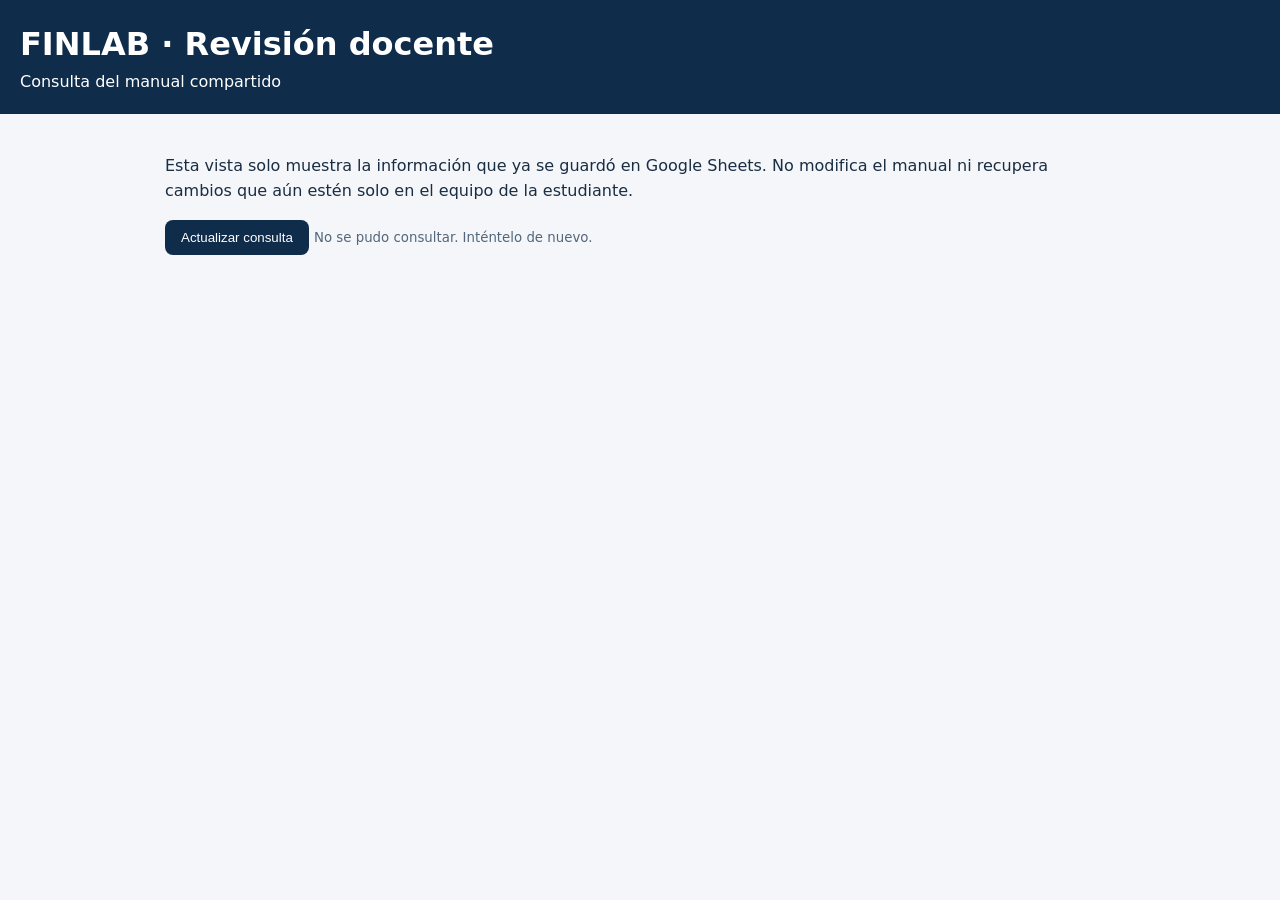
<file: finlab/revision.html>
<!doctype html><html lang="es"><head><meta charset="utf-8"><meta name="viewport" content="width=device-width,initial-scale=1"><title>FINLAB | Revisión docente</title><style>body{margin:0;background:#f4f6f9;color:#192d43;font:16px/1.55 system-ui}header{background:#102c4b;color:white;padding:20px}main{max-width:950px;margin:auto;padding:24px}section{background:white;border:1px solid #dbe3ec;border-radius:12px;padding:20px;margin:16px 0}h1,h2,h3{color:#102c4b}header h1{color:white;margin:0}button{padding:10px 16px;border-radius:8px;background:#102c4b;color:white;border:0;cursor:pointer}p{white-space:pre-wrap}img{max-width:100%;max-height:350px}small{color:#53667b}.empty{color:#53667b}figure{margin:15px 0}label{font-weight:bold}</style></head><body><header><h1>FINLAB · Revisión docente</h1><span>Consulta del manual compartido</span></header><main><p>Esta vista solo muestra la información que ya se guardó en Google Sheets. No modifica el manual ni recupera cambios que aún estén solo en el equipo de la estudiante.</p><button id="refresh">Actualizar consulta</button> <small id="status" role="status">Cargando…</small><div id="content"></div></main><script>
const URL_DATOS='https://script.google.com/macros/s/AKfycbwfgtZKskIATw8XALI1G7lWUBayznuQJQ2Hb-dKAzCMHQYs6nwQyWm3X_U_f6xb2jyQsA/exec';
const nombres=['Investiga qué es MetaTrader 5','Ingresa al terminal web','Aprende a documentar un procedimiento','Reconoce la interfaz','Realiza la configuración inicial','Explora los instrumentos financieros','Aprende a utilizar los gráficos','Interpreta velas e indicadores','Aprende las operaciones simuladas','Comprende la gestión del riesgo','Consulta los resultados','Realiza un ejercicio integral','Documenta problemas frecuentes','Construye el glosario','Organiza referencias bibliográficas','Realiza el control de calidad','Prepara la entrega final'];
const out=document.getElementById('content'), status=document.getElementById('status');
function elem(tag,text,parent){const e=document.createElement(tag);if(text!=null)e.textContent=text;parent.appendChild(e);return e}
function mostrar(r){out.replaceChildren();if(!r.ok){status.textContent='No se pudo consultar el manual';return}status.textContent='Última actualización: '+(r.actualizado||'sin datos');const m=r.manual;if(!m){elem('p','El manual compartido está vacío.',out);return}let p=elem('section',null,out);elem('h2','Datos del manual',p);elem('p','Estudiante: '+(m.profile?.name||'Sin registrar')+'\nDocente: '+(m.profile?.teacher||'Sin registrar'),p);(m.items||[]).forEach((a,i)=>{let s=elem('section',null,out);elem('h2',(i+1)+'. '+(nombres[i]||'Actividad'),s);elem('small',a.done?'Validada':'Pendiente de validar',s);let answers=(a.answers||[]);elem('h3','Respuestas',s);answers.forEach((v,j)=>elem('p',(j+1)+'. '+(v||'Sin respuesta'),s));elem('h3','Texto del manual',s);elem('p',a.draft||'Sin redactar',s);if(a.note)elem('p','Observaciones: '+a.note,s);if(a.status)elem('p','Estado: '+a.status,s);let images=a.images||[];if(images.length){elem('h3','Capturas',s);images.forEach(im=>{if(!/^data:image\/(jpeg|png|webp);base64,[A-Za-z0-9+/=]+$/.test(im.url))return;let f=elem('figure',null,s),img=elem('img',null,f);img.src=im.url;img.alt=im.title||'Captura de la actividad';elem('figcaption',im.title||'Sin título',f)})}})}
function cargar(){status.textContent='Consultando…';let cb='finlabCallback_'+Date.now()+'_'+Math.floor(Math.random()*1e7),sc=document.createElement('script'),timer=setTimeout(()=>{delete window[cb];sc.remove();status.textContent='No se pudo consultar. Inténtelo de nuevo.'},25000);window[cb]=data=>{clearTimeout(timer);delete window[cb];sc.remove();mostrar(data)};sc.onerror=()=>{clearTimeout(timer);delete window[cb];sc.remove();status.textContent='No se pudo consultar. Inténtelo de nuevo.'};sc.src=URL_DATOS+'?callback='+cb+'&t='+Date.now();document.head.appendChild(sc)}document.getElementById('refresh').onclick=cargar;cargar();
</script></body></html>
</file>
<file: styles.css>
:root {
  --bg: #070b14;
  --surface: #0d1321;
  --surface-2: #121a2a;
  --text: #f4f7fb;
  --muted: #97a3b6;
  --line: rgba(255,255,255,.11);
  --accent: #44d7b6;
  --accent-2: #5e8cff;
  --shadow: 0 24px 70px rgba(0,0,0,.3);
}

* { box-sizing: border-box; }
html { scroll-behavior: smooth; }
body {
  margin: 0;
  color: var(--text);
  background: var(--bg);
  font: 16px/1.65 "DM Sans", sans-serif;
  transition: background .25s ease, color .25s ease;
}
body.light {
  --bg: #f4f6f8;
  --surface: #ffffff;
  --surface-2: #e9edf3;
  --text: #0a1020;
  --muted: #586476;
  --line: rgba(10,16,32,.13);
  --shadow: 0 24px 70px rgba(26,38,62,.12);
}
a { color: inherit; text-decoration: none; }
button { color: inherit; font: inherit; }
.noise { position: fixed; inset: 0; opacity: .028; pointer-events: none; z-index: 20; background-image: url("data:image/svg+xml,%3Csvg viewBox='0 0 180 180' xmlns='http://www.w3.org/2000/svg'%3E%3Cfilter id='n'%3E%3CfeTurbulence type='fractalNoise' baseFrequency='.9' numOctaves='4' stitchTiles='stitch'/%3E%3C/filter%3E%3Crect width='100%25' height='100%25' filter='url(%23n)' opacity='.9'/%3E%3C/svg%3E"); }
.site-header { position: fixed; z-index: 10; top: 0; left: 0; right: 0; height: 76px; display: flex; align-items: center; justify-content: space-between; padding: 0 max(28px, calc((100vw - 1240px)/2)); background: color-mix(in srgb, var(--bg) 82%, transparent); border-bottom: 1px solid var(--line); backdrop-filter: blur(16px); }
.brand { display: inline-flex; align-items: center; gap: 12px; font: 700 .88rem/1 "Manrope", sans-serif; letter-spacing: .12em; }
.brand-mark { display: grid; place-items: center; width: 34px; height: 34px; color: #07100e; background: var(--accent); border-radius: 5px; font-size: .75rem; letter-spacing: -.03em; }
nav { display: flex; gap: 34px; }
nav a { color: var(--muted); font-size: .84rem; font-weight: 600; transition: color .2s; }
nav a:hover { color: var(--text); }
.theme-toggle { width: 38px; height: 38px; background: transparent; border: 1px solid var(--line); border-radius: 50%; cursor: pointer; }
.hero { min-height: 100vh; max-width: 1240px; margin: auto; padding: 150px 28px 72px; display: grid; grid-template-columns: 1.05fr .95fr; align-items: center; gap: 80px; position: relative; }
.eyebrow { display: flex; align-items: center; gap: 10px; color: var(--accent); font-size: .72rem; font-weight: 700; text-transform: uppercase; letter-spacing: .19em; }
.eyebrow span { width: 34px; height: 1px; background: currentColor; }
h1, h2, h3 { margin: 0; font-family: "Manrope", sans-serif; line-height: 1.08; letter-spacing: -.045em; }
h1 { max-width: 760px; font-size: clamp(3.3rem, 6.4vw, 6.6rem); }
h1 em, h2 em { color: var(--accent); font-style: normal; }
.hero-lead { max-width: 620px; margin: 28px 0 36px; color: var(--muted); font-size: clamp(1.05rem, 1.5vw, 1.25rem); }
.hero-actions { display: flex; flex-wrap: wrap; gap: 14px; }
.button { display: inline-flex; justify-content: center; align-items: center; gap: 28px; min-height: 52px; padding: 0 24px; border-radius: 4px; font-weight: 700; font-size: .86rem; transition: transform .2s, background .2s; }
.button:hover { transform: translateY(-2px); }
.button.primary { color: #07100e; background: var(--accent); }
.button.secondary { border: 1px solid var(--line); background: var(--surface); }
.hero-visual { min-height: 500px; position: relative; display: grid; place-items: center; }
.hero-visual::before { content: ""; position: absolute; inset: 8%; background: radial-gradient(circle, color-mix(in srgb, var(--accent-2) 28%, transparent), transparent 66%); filter: blur(28px); }
.visual-core { z-index: 2; display: grid; place-items: center; width: 142px; aspect-ratio: 1; border: 1px solid color-mix(in srgb, var(--accent) 60%, transparent); background: color-mix(in srgb, var(--surface) 88%, transparent); box-shadow: 0 0 80px color-mix(in srgb, var(--accent) 16%, transparent); transform: rotate(45deg); }
.visual-core span { color: var(--accent); font: 800 2.5rem/1 "Manrope"; transform: rotate(-45deg); }
.orbit { position: absolute; border: 1px solid var(--line); border-radius: 50%; }
.orbit-one { width: 360px; height: 360px; animation: spin 18s linear infinite; }
.orbit-two { width: 480px; height: 250px; transform: rotate(-25deg); }
.orbit-one::after, .orbit-two::after { content: ""; position: absolute; width: 9px; height: 9px; border-radius: 50%; background: var(--accent); box-shadow: 0 0 18px var(--accent); }
.orbit-one::after { top: 38px; right: 60px; }
.orbit-two::after { left: 40px; bottom: 32px; }
.data-card { position: absolute; z-index: 3; display: flex; flex-direction: column; min-width: 122px; padding: 14px 18px; background: color-mix(in srgb, var(--surface) 90%, transparent); border: 1px solid var(--line); box-shadow: var(--shadow); backdrop-filter: blur(12px); }
.data-card b { color: var(--accent); font-size: .7rem; }
.data-card span { font-size: .8rem; font-weight: 600; }
.card-one { top: 18%; left: 0; }.card-two { right: -2%; top: 35%; }.card-three { bottom: 12%; left: 12%; }
.hero-index { position: absolute; bottom: 34px; right: 28px; color: var(--muted); font: 600 .65rem/1 "Manrope"; letter-spacing: .16em; }
.statement { padding: 92px max(28px, calc((100vw - 1060px)/2)); background: var(--accent); color: #07100e; }
.statement p { margin: 0; font: 700 clamp(1.8rem, 4vw, 3.7rem)/1.2 "Manrope"; letter-spacing: -.04em; }
.section { max-width: 1240px; margin: auto; padding: 130px 28px; }
.section-heading { display: grid; grid-template-columns: 1fr 1fr; gap: 30px; margin-bottom: 62px; }
.section-heading .eyebrow { grid-column: 1 / -1; margin: 0; }
.section-heading h2, .contact h2 { font-size: clamp(2.5rem, 5vw, 5rem); }
.section-heading > p:last-child { color: var(--muted); max-width: 470px; margin: 8px 0 0; }
.focus-grid { display: grid; grid-template-columns: repeat(4, 1fr); border-top: 1px solid var(--line); border-left: 1px solid var(--line); }
.focus-card { min-height: 340px; padding: 28px; border-right: 1px solid var(--line); border-bottom: 1px solid var(--line); transition: background .25s, transform .25s; }
.focus-card:hover { background: var(--surface); transform: translateY(-5px); }
.focus-card .number { color: var(--muted); font-size: .68rem; letter-spacing: .15em; }
.card-icon { display: grid; place-items: center; width: 58px; height: 58px; margin: 62px 0 28px; color: var(--accent); border: 1px solid var(--line); border-radius: 50%; font: 600 1.3rem "Manrope"; }
.focus-card h3 { font-size: 1.4rem; }
.focus-card p { color: var(--muted); font-size: .9rem; }
.projects { border-top: 1px solid var(--line); }
.project-feature { display: grid; grid-template-columns: 1.3fr .7fr; min-height: 520px; background: var(--surface); border: 1px solid var(--line); }
.project-visual { margin: 32px; background: linear-gradient(145deg, #141f34, #08101d); border: 1px solid rgba(255,255,255,.13); overflow: hidden; }
.window-bar { height: 44px; display: flex; align-items: center; gap: 7px; padding: 0 14px; border-bottom: 1px solid rgba(255,255,255,.1); color: #7f8da4; font-size: .6rem; letter-spacing: .15em; }
.window-bar i { width: 7px; height: 7px; border-radius: 50%; background: #33415a; }.window-bar span { margin-left: auto; }
.dashboard-mock { height: calc(100% - 44px); display: grid; grid-template-columns: 70px 1fr; }
.mock-sidebar { padding: 24px 18px; display: flex; flex-direction: column; align-items: center; gap: 28px; border-right: 1px solid rgba(255,255,255,.08); color: var(--accent); }
.mock-sidebar i { width: 20px; height: 3px; background: #2d3a51; }
.mock-content { padding: 40px; }.mock-title { width: 38%; height: 13px; background: #e7edf7; opacity: .85; }
.mock-kpis { display: grid; grid-template-columns: repeat(3, 1fr); gap: 14px; margin: 34px 0; }.mock-kpis i { height: 70px; background: #16253b; border: 1px solid #253853; }
.mock-chart { position: relative; height: 180px; border-left: 1px solid #283850; border-bottom: 1px solid #283850; overflow: hidden; }
.mock-chart::before { content: ""; position: absolute; width: 115%; height: 115px; bottom: -45px; left: -8%; border: 3px solid var(--accent); border-radius: 50%; transform: rotate(-10deg); }
.project-copy { padding: 56px 46px; display: flex; flex-direction: column; justify-content: center; border-left: 1px solid var(--line); }
.project-label { color: var(--accent); text-transform: uppercase; letter-spacing: .15em; font-size: .66rem; font-weight: 700; }
.project-copy h3 { font-size: clamp(2.4rem, 4vw, 4rem); }.project-copy > p:not(.project-label) { color: var(--muted); margin: 24px 0 40px; }
.project-copy a { width: max-content; padding-bottom: 5px; border-bottom: 1px solid var(--accent); font-weight: 700; font-size: .85rem; }
.private-note { display: flex; justify-content: space-between; gap: 24px; padding: 28px 0; border-bottom: 1px solid var(--line); color: var(--muted); }
.private-note span { color: var(--text); font-weight: 700; }.private-note p { margin: 0; }
.principles { border-top: 1px solid var(--line); }
.principles-list { border-top: 1px solid var(--line); }
.principle { display: grid; grid-template-columns: 80px 1fr 1fr; gap: 28px; align-items: center; padding: 30px 0; border-bottom: 1px solid var(--line); }
.principle > span { color: var(--accent); font-size: .7rem; }.principle h3 { font-size: 1.25rem; }.principle p { color: var(--muted); margin: 0; }
.contact { max-width: none; padding-left: max(28px, calc((100vw - 1240px)/2)); padding-right: max(28px, calc((100vw - 1240px)/2)); background: var(--surface); border-block: 1px solid var(--line); }
.contact h2 { max-width: 850px; }.contact > p:not(.eyebrow) { max-width: 580px; margin: 28px 0 36px; color: var(--muted); font-size: 1.1rem; }
footer { min-height: 140px; max-width: 1240px; margin: auto; padding: 46px 28px; display: grid; grid-template-columns: 1fr auto auto; align-items: center; gap: 40px; color: var(--muted); font-size: .78rem; }
.reveal { opacity: 0; transform: translateY(22px); transition: opacity .7s ease, transform .7s ease; }.reveal.visible { opacity: 1; transform: none; }
@keyframes spin { to { transform: rotate(360deg); } }

@media (max-width: 900px) {
  nav { display: none; }
  .hero { grid-template-columns: 1fr; padding-top: 130px; gap: 30px; }
  .hero-visual { min-height: 420px; }
  .section-heading { grid-template-columns: 1fr; }
  .focus-grid { grid-template-columns: repeat(2, 1fr); }
  .project-feature { grid-template-columns: 1fr; }.project-copy { border-left: 0; border-top: 1px solid var(--line); }
}
@media (max-width: 580px) {
  .site-header { padding-inline: 18px; }.hero, .section { padding-left: 20px; padding-right: 20px; }
  h1 { font-size: 3rem; }.hero-visual { min-height: 350px; transform: scale(.82); margin-inline: -40px; }
  .focus-grid { grid-template-columns: 1fr; }.focus-card { min-height: 280px; }.card-icon { margin-top: 38px; }
  .project-visual { margin: 14px; min-height: 320px; }.mock-content { padding: 24px 16px; }.project-copy { padding: 38px 26px; }
  .private-note, .principle { grid-template-columns: 1fr; display: grid; }.principle { gap: 8px; }
  footer { grid-template-columns: 1fr; gap: 14px; }
}
@media (prefers-reduced-motion: reduce) { * { scroll-behavior: auto !important; animation: none !important; transition: none !important; }.reveal { opacity: 1; transform: none; } }

/* Product portfolio */
.product-grid{display:grid;grid-template-columns:repeat(3,minmax(0,1fr));gap:22px}
.product-card{display:flex;flex-direction:column;min-height:320px;padding:34px;background:var(--surface);border:1px solid var(--line);border-radius:8px;transition:transform .2s,border-color .2s}
.product-card:hover{transform:translateY(-5px);border-color:var(--accent)}
.product-card h3{font-size:1.8rem;line-height:1.2;margin:16px 0}
.product-card>p:not(.project-label){color:var(--muted);font-size:.95rem;margin:0 0 28px}
.product-card a,.product-status{margin-top:auto;font-size:.78rem;font-weight:600}
.product-card a{color:var(--accent)}
.product-status{color:var(--muted);padding-top:18px;border-top:1px solid var(--line)}
.product-quant{grid-column:span 2;background:linear-gradient(130deg,var(--surface),var(--surface-2))}
@media(max-width:900px){.product-grid{grid-template-columns:repeat(2,minmax(0,1fr))}.product-quant{grid-column:auto}}
@media(max-width:580px){.product-grid{grid-template-columns:1fr}.product-card{min-height:280px;padding:28px}}
</file>
<file: quant/assets/quant-design-system.css>
/* QUANT · Corporate Identity System v1.0 */
:root{--q-navy:#142a43;--q-navy-dark:#0e2035;--q-gold:#b99558;--q-gold-soft:#e9d9b9;--q-ink:#1a2c3e;--q-muted:#68798a;--q-line:#e1e7ed;--q-surface:#fff;--q-off:#f6f8fa;--q-font:Inter,-apple-system,BlinkMacSystemFont,"Segoe UI",Arial,sans-serif}
*{box-sizing:border-box}html{scroll-behavior:smooth}body{margin:0;background:var(--q-off);color:var(--q-ink);font:15px/1.65 var(--q-font);-webkit-font-smoothing:antialiased}
a{color:inherit;text-decoration:none}button,input,select{font:inherit}button{cursor:pointer}
.container{width:min(1200px,calc(100% - 52px));margin:0 auto}
.site-header{position:sticky;top:0;z-index:30;background:rgba(255,255,255,.96);backdrop-filter:blur(16px);border-bottom:1px solid var(--q-line)}
.header-inner{min-height:85px;display:flex;align-items:center;justify-content:space-between;gap:24px}
.identity{display:flex;align-items:center;gap:18px;min-width:0}
.identity img{width:158px;height:49px;object-fit:contain;object-position:left center}
.identity-line{display:block;width:1px;height:33px;background:#d4dce4}
.identity-sub{font-size:10px;color:#677785;line-height:1.55;letter-spacing:1.25px;font-weight:700;text-transform:uppercase}
.site-nav{display:flex;align-items:center;gap:27px;color:#536679;font-size:13px;font-weight:650}
.site-nav a{white-space:nowrap}.site-nav a:hover,.site-nav a[aria-current="page"]{color:var(--q-navy)}
.site-nav a[aria-current="page"]{position:relative}.site-nav a[aria-current="page"]:after{content:"";position:absolute;left:0;right:0;bottom:-31px;height:2px;background:var(--q-gold)}
.nav-cta{padding:10px 15px;border:1px solid #ccd7df;border-radius:6px;color:var(--q-navy)!important}
.eyebrow{color:#9e7940;font-size:11px;font-weight:800;text-transform:uppercase;letter-spacing:2px}
h1,h2,h3,h4,p{margin-top:0}h1,h2,h3{color:var(--q-navy);line-height:1.2}h1{letter-spacing:-1.7px}h2{letter-spacing:-.7px}
.accent{color:var(--q-gold)}.lead{color:#596a7b;font-size:17px;line-height:1.8}
.button{appearance:none;border:1px solid #cdd7df;display:inline-flex;align-items:center;justify-content:center;gap:10px;background:#fff;color:var(--q-navy);padding:12px 19px;min-height:46px;border-radius:5px;font-size:13px;font-weight:750;text-decoration:none;transition:background .2s,border-color .2s}
.button:hover{background:#f4f6f8;border-color:#9fb0be}.button.primary{background:var(--q-navy);color:#fff;border-color:var(--q-navy)}.button.primary:hover{background:#244463}
.button:focus-visible,a:focus-visible,input:focus-visible,select:focus-visible{outline:3px solid #bb9d6c;outline-offset:3px}
.rule{height:1px;background:var(--q-line)}.muted{color:var(--q-muted)}
.tag{font-size:10px;letter-spacing:1px;font-weight:800;text-transform:uppercase;padding:5px 9px;border-radius:4px;background:#edf2f5;color:#536678;display:inline-flex;align-items:center}
.tag.gold{color:#8d6935;background:#f7f1e7}.tag.live{color:#286955;background:#e5f4ee}
.site-footer{background:#fff;border-top:1px solid var(--q-line);padding:36px 0 46px;font-size:12px;color:#758492}
.footer-row{display:flex;align-items:center;justify-content:space-between;gap:25px;flex-wrap:wrap}.footer-row strong{color:var(--q-navy)}
@media(max-width:740px){.container{width:min(100% - 32px,1200px)}.header-inner{min-height:74px;gap:8px}.identity img{width:123px;height:40px}.identity-sub{font-size:8px;letter-spacing:.8px}.identity-line{height:25px}.site-nav{gap:10px;font-size:11px}.site-nav a.nav-mobile-hide{display:none}.site-nav a[aria-current="page"]:after{bottom:-27px}.nav-cta{padding:8px 10px}}
</file>
<file: quant/assets/quant-theme.css>
/* QUANT shared theme layer: loaded after page styles, keeps the white corporate identity by default */
.theme-toggle{appearance:none;display:inline-flex;align-items:center;justify-content:center;gap:8px;min-height:39px;padding:8px 11px;border:1px solid #cbd7e1;border-radius:6px;background:#fff;color:#142a43;font-size:12px;font-weight:730;white-space:nowrap;cursor:pointer}
.theme-toggle:hover{border-color:#b99558}.theme-toggle:focus-visible{outline:3px solid #b99558;outline-offset:3px}
.theme-toggle svg{width:18px;height:18px;stroke:currentColor;fill:none;stroke-width:1.7;stroke-linecap:round;stroke-linejoin:round}
.quant-brand-light{display:block!important}.quant-brand-dark{display:none!important}
[data-theme="dark"] .quant-brand-light{display:none!important}
[data-theme="dark"] .quant-brand-dark{display:block!important}
/* Shared background and typography tokens */
[data-theme="dark"]{color-scheme:dark;--q-navy:#edf4fc;--q-navy-dark:#edf4fc;--q-gold:#cfaa6b;--q-gold-soft:#806847;--q-ink:#e1ebf5;--q-muted:#a3b4c7;--q-line:#304358;--q-surface:#162639;--q-off:#101c2a}
[data-theme="dark"] body{background:#101c2a!important;color:#e1ebf5}
[data-theme="dark"] .site-header{background:rgba(13,25,38,.96)!important;border-bottom-color:#324458!important}
[data-theme="dark"] .identity-line{background:#3b4b5e!important}
[data-theme="dark"] .identity-sub{color:#a0b3c7!important}
[data-theme="dark"] .site-nav a{color:#b4c4d5!important}
[data-theme="dark"] .site-nav a:hover,[data-theme="dark"] .site-nav a[aria-current="page"]{color:#fff!important}
[data-theme="dark"] .nav-cta{background:#192c40!important;color:#f1f6fd!important;border-color:#455b71!important}
[data-theme="dark"] .theme-toggle{background:#1b3045!important;border-color:#496078!important;color:#f3f7fd!important}
[data-theme="dark"] .eyebrow,[data-theme="dark"] .sectionlabel,[data-theme="dark"] .dateline,[data-theme="dark"] .unit-code{color:#d2ac70!important}
[data-theme="dark"] .muted,[data-theme="dark"] .lead{color:#b5c5d5!important}
[data-theme="dark"] .button{background:#1b3045!important;color:#f3f7fd!important;border-color:#4b6176!important}
[data-theme="dark"] .button.primary{background:#d0ae76!important;color:#102033!important;border-color:#d0ae76!important}
[data-theme="dark"] .button:hover{filter:brightness(1.12)}
[data-theme="dark"] .tag{background:#263c4e!important;color:#c3d2df!important}
[data-theme="dark"] .tag.gold{background:#3a3126!important;color:#e5bd7f!important}
[data-theme="dark"] .tag.live{background:#24453b!important;color:#b7e3cc!important}
[data-theme="dark"] .site-footer{background:#0c1724!important;border-color:#314458!important;color:#a4b5c5!important}
[data-theme="dark"] .footer-row strong{color:#f2f7ff!important}
/* Parent ecosystem /quant/ */
[data-theme="dark"] .hero{border-color:#304358!important}
[data-theme="dark"] .hero h1,[data-theme="dark"] h1,[data-theme="dark"] h2,[data-theme="dark"] h3{color:#f0f5fa!important}
[data-theme="dark"] .hero .lead,[data-theme="dark"] .hero p{color:#b7c7d7!important}
[data-theme="dark"] .statement{background:linear-gradient(150deg,#1d3346,#142537)!important;border-color:#395167!important}
[data-theme="dark"] .statement h2,[data-theme="dark"] .today h3{color:#f3f7fc!important}
[data-theme="dark"] .statement p,[data-theme="dark"] .feature p,[data-theme="dark"] .section-head p{color:#aebfd0!important}
[data-theme="dark"] .metrics{border-color:#3e5365!important}
[data-theme="dark"] .metrics strong{color:#ecf3fa!important}
[data-theme="dark"] .metrics span{color:#adbac8!important}
[data-theme="dark"] .strip{border-color:#304358!important}
[data-theme="dark"] .strip-inner{color:#b1c1d0!important}
[data-theme="dark"] .unit{background:#152739!important;border-color:#334a5f!important}
[data-theme="dark"] .unit.active{background:#1a3043!important;border-top-color:#d0ae76!important}
[data-theme="dark"] .unit p{color:#b5c4d4!important}
[data-theme="dark"] .unit-action{color:#d7e3ee!important}
[data-theme="dark"] .feature{background:#142334!important;border-color:#304358!important}
[data-theme="dark"] .today{background:#1d3041!important;border-color:#3b5061!important;border-left-color:#d0ae76!important}
[data-theme="dark"] .today .sub,[data-theme="dark"] .statement-top{color:#b2c2d2!important}
/* Editorial /quant-news/ */
[data-theme="dark"] .news-heading{background:#101e2d!important;border-color:#304358!important}
[data-theme="dark"] .breadcrumbs,[data-theme="dark"] .breadcrumbs a{color:#a5b7c9!important}
[data-theme="dark"] .news-heading .lead{color:#b3c4d5!important}
[data-theme="dark"] .heading-aside{border-left-color:#d0ae76!important}
[data-theme="dark"] .heading-aside p{color:#b8c7d7!important}
[data-theme="dark"] .control-strip{background:#142436!important;border-color:#304358!important}
[data-theme="dark"] .control-inner{color:#adbdcb!important}
[data-theme="dark"] .control-inner b{color:#f2f5fa!important}
[data-theme="dark"] .workspace{background:#101c2a!important}
[data-theme="dark"] .sidecard,[data-theme="dark"] .edition-banner,[data-theme="dark"] .intro,[data-theme="dark"] .story,[data-theme="dark"] .synthesis,[data-theme="dark"] .notice{background:#162739!important;border-color:#354a60!important}
[data-theme="dark"] .edition-banner{border-top-color:#d0ae76!important}
[data-theme="dark"] .synthesis{border-left-color:#cfaa6b!important}
[data-theme="dark"] .side-title{color:#bdcbd9!important}
[data-theme="dark"] .editionbtn{color:#e7eff8!important}
[data-theme="dark"] .editionbtn:hover,[data-theme="dark"] .editionbtn.active{background:#22394d!important}
[data-theme="dark"] .editionbtn.active{border-left-color:#cfaa6b!important}
[data-theme="dark"] .editionbtn small{color:#a8b9c9!important}
[data-theme="dark"] .side-note,[data-theme="dark"] .linkrow,[data-theme="dark"] .banner-sub,[data-theme="dark"] .workspace-head .helper,[data-theme="dark"] .counter{color:#a9bbca!important}
[data-theme="dark"] .linkrow,[data-theme="dark"] .storyfooter{border-color:#304358!important}
[data-theme="dark"] .intro p,[data-theme="dark"] .story p,[data-theme="dark"] .synthesis p{color:#beccda!important}
[data-theme="dark"] .storymeta,[data-theme="dark"] .storyfooter{color:#a9b7c5!important}
[data-theme="dark"] .storyfooter a{color:#e6c289!important}
[data-theme="dark"] .story:hover{border-color:#a4895c!important}
[data-theme="dark"] .searchinput input,[data-theme="dark"] select{background:#1b3044!important;color:#eef5fa!important;border-color:#3f5369!important}
[data-theme="dark"] .searchinput input::placeholder{color:#9eb1c3!important}
[data-theme="dark"] .searchinput input:focus,[data-theme="dark"] select:focus{border-color:#c3a26a!important}
@media(max-width:740px){.theme-toggle{min-height:36px;padding:7px 9px;font-size:11px}.theme-toggle .theme-label{display:none}}
</file>
